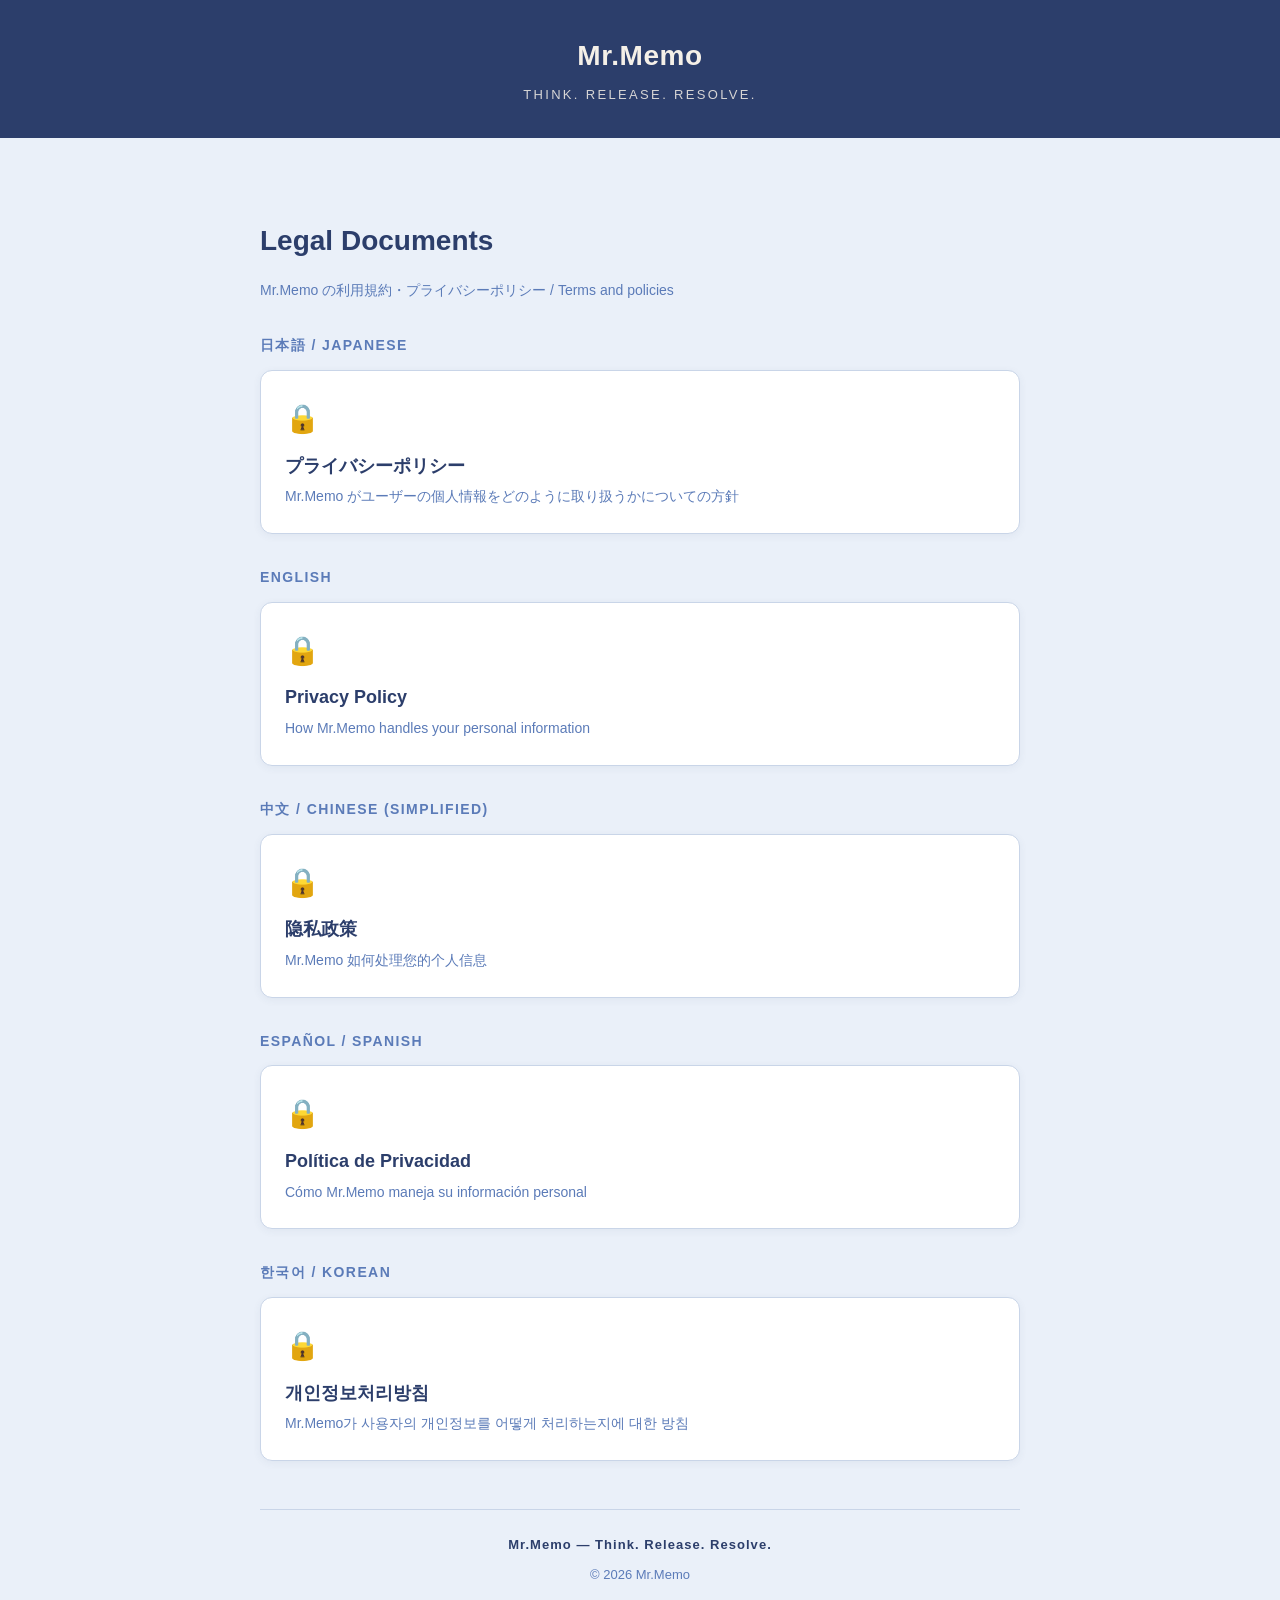
<file: index.html>
<!DOCTYPE html>
<html lang="ja">
<head>
  <meta charset="UTF-8">
  <meta name="viewport" content="width=device-width, initial-scale=1.0">
  <meta name="description" content="Mr.Memo - Privacy Policy and Legal Documents">
  <title>Mr.Memo - Legal Documents</title>
  <link rel="stylesheet" href="styles.css">
  <style>
    .doc-card {
      display: block;
      background-color: #FFFFFF;
      border: 1px solid #C9D5E8;
      border-radius: 12px;
      padding: 24px;
      margin-bottom: 16px;
      text-decoration: none;
      color: #2C3E6B;
      transition: transform 0.15s ease, box-shadow 0.15s ease;
      box-shadow: 0 2px 8px rgba(44, 62, 107, 0.06);
    }

    .doc-card:hover {
      transform: translateY(-2px);
      box-shadow: 0 4px 16px rgba(44, 62, 107, 0.12);
    }

    .doc-card .doc-icon {
      font-size: 28px;
      margin-bottom: 8px;
    }

    .doc-card .doc-title {
      font-size: 18px;
      font-weight: 700;
      margin-bottom: 4px;
    }

    .doc-card .doc-desc {
      font-size: 14px;
      color: #5B7BB8;
      margin: 0;
    }

    .lang-section {
      margin-top: 32px;
    }

    .lang-section h3 {
      font-size: 14px;
      font-weight: 600;
      color: #5B7BB8;
      text-transform: uppercase;
      letter-spacing: 0.1em;
      margin-bottom: 12px;
    }

    @media (prefers-color-scheme: dark) {
      .doc-card {
        background-color: #2C3E6B;
        border-color: #3D5288;
        color: #EAF0F9;
      }

      .doc-card .doc-desc {
        color: #8FA3C4;
      }

      .lang-section h3 {
        color: #8FA3C4;
      }
    }
  </style>
</head>
<body>
  <header>
    <h1 class="app-name">Mr.Memo</h1>
    <p class="tagline">Think. Release. Resolve.</p>
  </header>

  <div class="container">
    <h2 class="page-title">Legal Documents</h2>
    <p class="last-updated">Mr.Memo の利用規約・プライバシーポリシー / Terms and policies</p>

    <div class="lang-section">
      <h3>日本語 / Japanese</h3>
      <a href="privacy/ja.html" class="doc-card">
        <div class="doc-icon">🔒</div>
        <div class="doc-title">プライバシーポリシー</div>
        <p class="doc-desc">Mr.Memo がユーザーの個人情報をどのように取り扱うかについての方針</p>
      </a>
    </div>

    <div class="lang-section">
      <h3>English</h3>
      <a href="privacy/en.html" class="doc-card">
        <div class="doc-icon">🔒</div>
        <div class="doc-title">Privacy Policy</div>
        <p class="doc-desc">How Mr.Memo handles your personal information</p>
      </a>
    </div>

    <div class="lang-section">
      <h3>中文 / Chinese (Simplified)</h3>
      <a href="privacy/zh.html" class="doc-card">
        <div class="doc-icon">🔒</div>
        <div class="doc-title">隐私政策</div>
        <p class="doc-desc">Mr.Memo 如何处理您的个人信息</p>
      </a>
    </div>

    <div class="lang-section">
      <h3>Español / Spanish</h3>
      <a href="privacy/es.html" class="doc-card">
        <div class="doc-icon">🔒</div>
        <div class="doc-title">Política de Privacidad</div>
        <p class="doc-desc">Cómo Mr.Memo maneja su información personal</p>
      </a>
    </div>

    <div class="lang-section">
      <h3>한국어 / Korean</h3>
      <a href="privacy/ko.html" class="doc-card">
        <div class="doc-icon">🔒</div>
        <div class="doc-title">개인정보처리방침</div>
        <p class="doc-desc">Mr.Memo가 사용자의 개인정보를 어떻게 처리하는지에 대한 방침</p>
      </a>
    </div>

    <footer>
      <div class="signature">Mr.Memo &mdash; Think. Release. Resolve.</div>
      <div>&copy; 2026 Mr.Memo</div>
    </footer>
  </div>
</body>
</html>
</file>
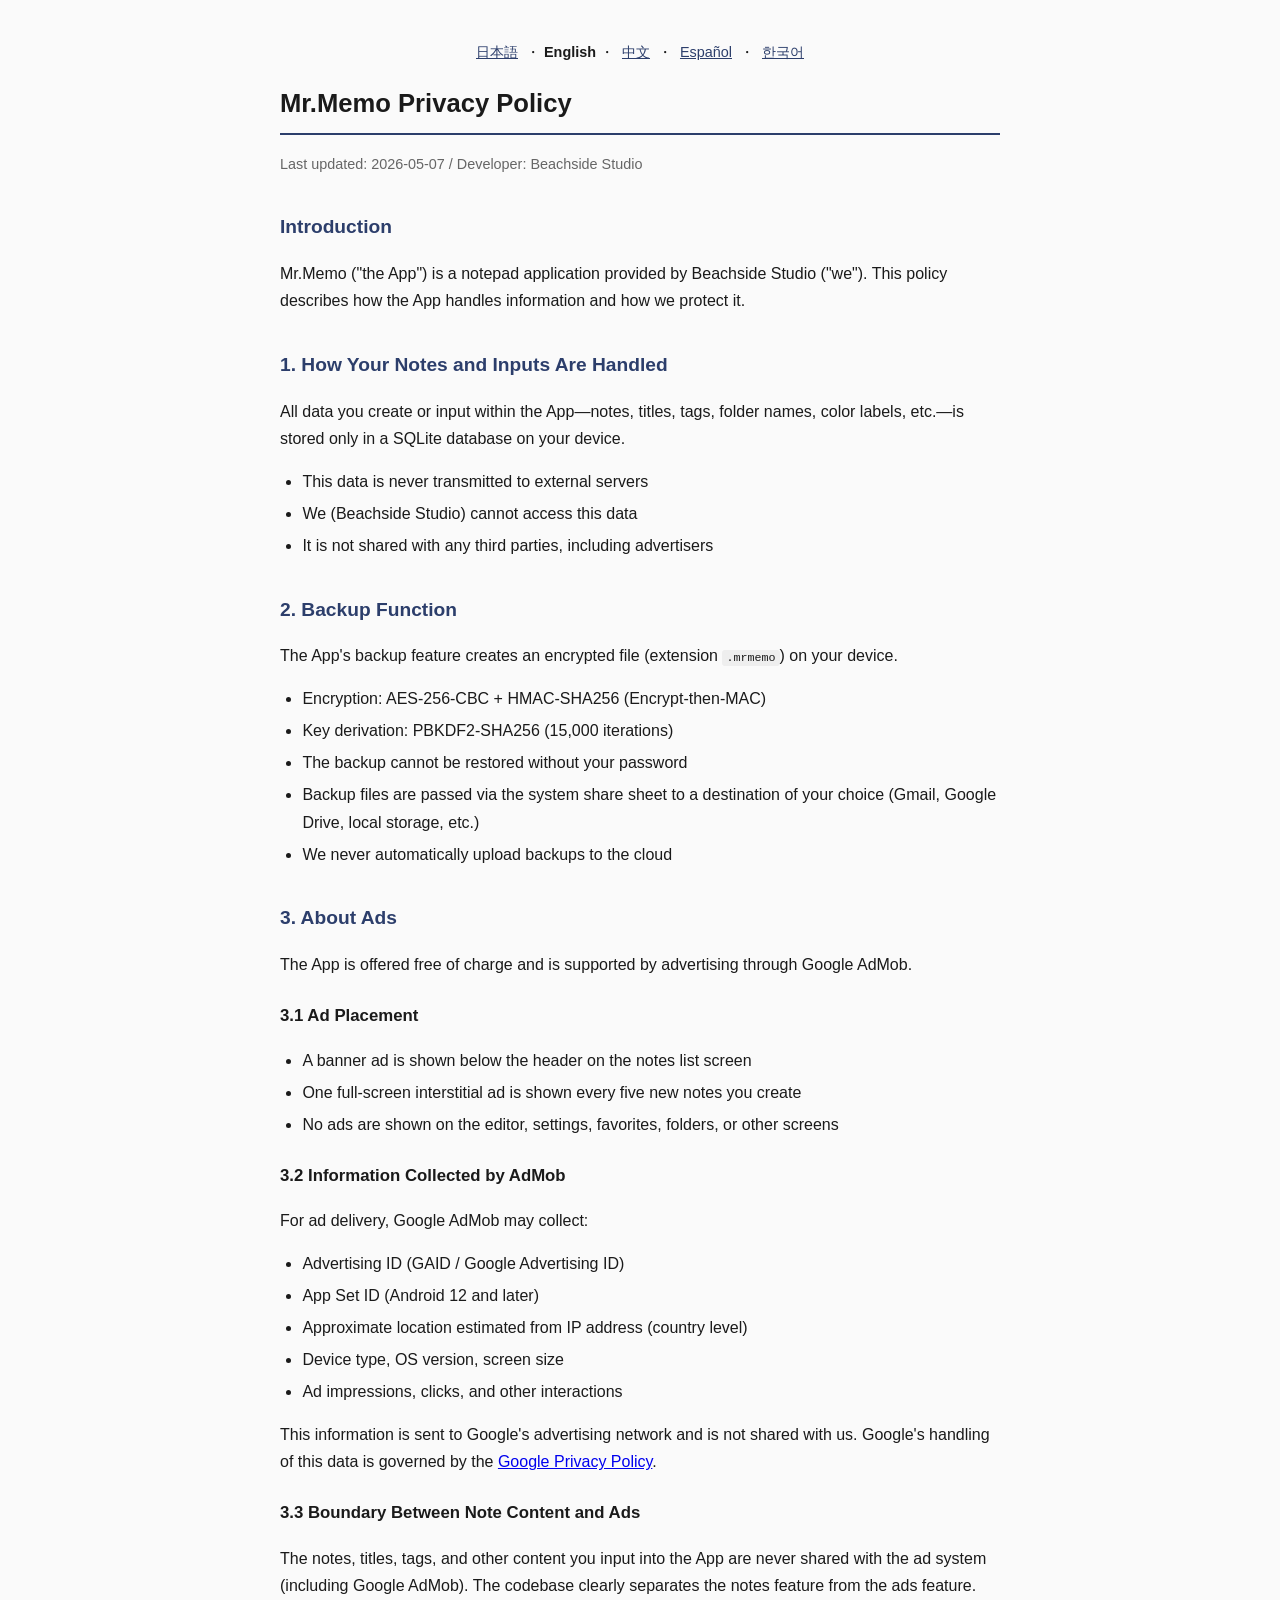
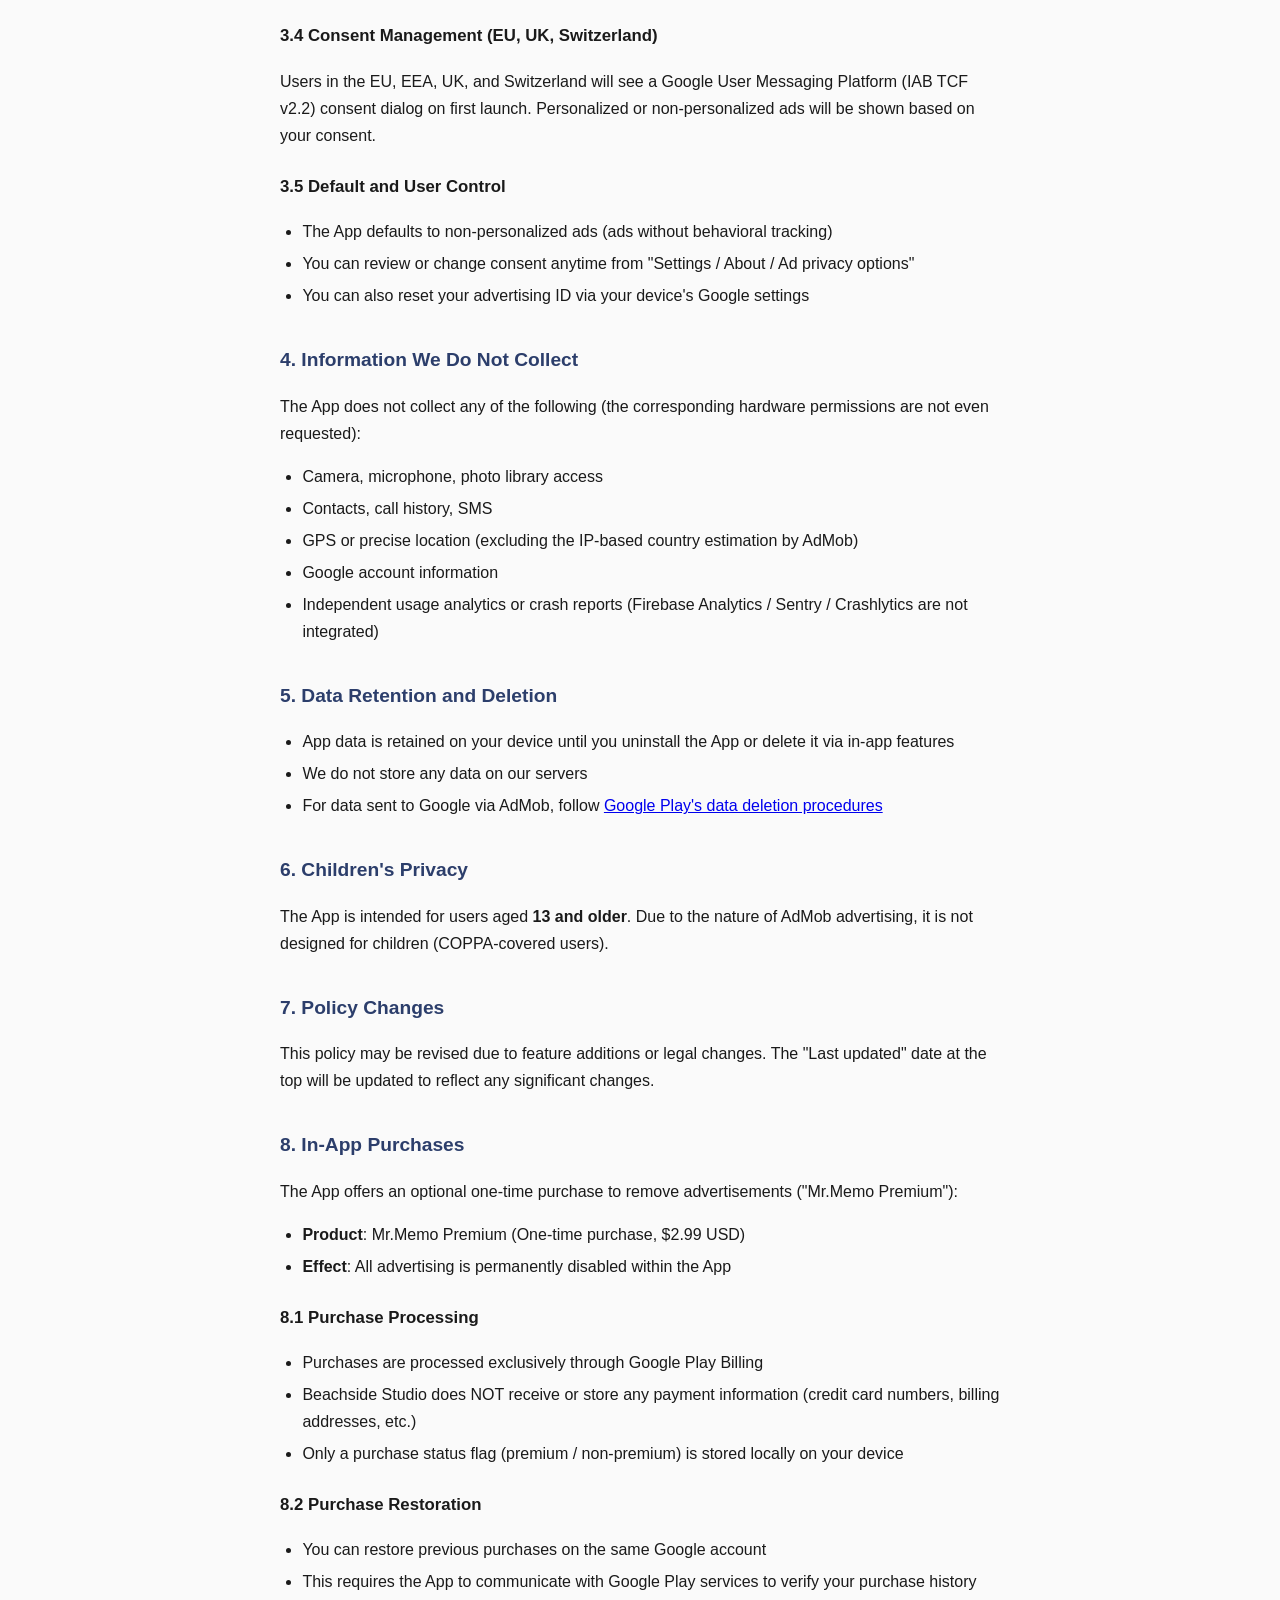
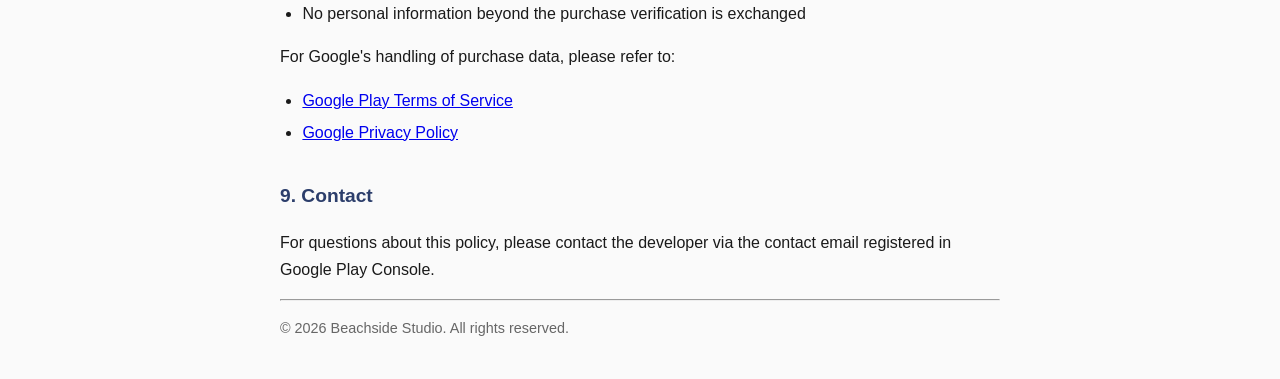
<file: privacy/en.html>
<!DOCTYPE html>
<html lang="en">
<head>
<meta charset="UTF-8" />
<meta name="viewport" content="width=device-width, initial-scale=1.0" />
<title>Mr.Memo Privacy Policy</title>
<style>
  body { font-family: -apple-system, BlinkMacSystemFont, "Helvetica Neue", Arial, sans-serif; max-width: 720px; margin: 0 auto; padding: 24px 16px; line-height: 1.7; color: #1a1a1a; background: #fafafa; }
  h1 { font-size: 1.6em; border-bottom: 2px solid #2C3E6B; padding-bottom: 8px; }
  h2 { font-size: 1.2em; margin-top: 1.8em; color: #2C3E6B; }
  h3 { font-size: 1.05em; margin-top: 1.4em; }
  ul { padding-left: 1.4em; }
  li { margin: 0.3em 0; }
  .meta { color: #666; font-size: 0.9em; }
  .lang-switch { text-align: center; margin: 16px 0; font-size: 0.9em; }
  .lang-switch a { margin: 0 4px; color: #2C3E6B; }
  code { background: #eee; padding: 1px 4px; border-radius: 3px; font-size: 0.9em; }
</style>
</head>
<body>
<div class="lang-switch">
  <a href="ja.html">日本語</a> ・
  <strong>English</strong> ・
  <a href="zh.html">中文</a> ・
  <a href="es.html">Español</a> ・
  <a href="ko.html">한국어</a>
</div>

<h1>Mr.Memo Privacy Policy</h1>
<p class="meta">Last updated: 2026-05-07 / Developer: Beachside Studio</p>

<h2>Introduction</h2>
<p>
  Mr.Memo ("the App") is a notepad application provided by Beachside Studio ("we"). This policy describes
  how the App handles information and how we protect it.
</p>

<h2>1. How Your Notes and Inputs Are Handled</h2>
<p>
  All data you create or input within the App—notes, titles, tags, folder names, color labels, etc.—is
  stored only in a SQLite database on your device.
</p>
<ul>
  <li>This data is never transmitted to external servers</li>
  <li>We (Beachside Studio) cannot access this data</li>
  <li>It is not shared with any third parties, including advertisers</li>
</ul>

<h2>2. Backup Function</h2>
<p>
  The App's backup feature creates an encrypted file (extension <code>.mrmemo</code>) on your device.
</p>
<ul>
  <li>Encryption: AES-256-CBC + HMAC-SHA256 (Encrypt-then-MAC)</li>
  <li>Key derivation: PBKDF2-SHA256 (15,000 iterations)</li>
  <li>The backup cannot be restored without your password</li>
  <li>Backup files are passed via the system share sheet to a destination of your choice (Gmail, Google Drive, local storage, etc.)</li>
  <li>We never automatically upload backups to the cloud</li>
</ul>

<h2>3. About Ads</h2>
<p>
  The App is offered free of charge and is supported by advertising through Google AdMob.
</p>

<h3>3.1 Ad Placement</h3>
<ul>
  <li>A banner ad is shown below the header on the notes list screen</li>
  <li>One full-screen interstitial ad is shown every five new notes you create</li>
  <li>No ads are shown on the editor, settings, favorites, folders, or other screens</li>
</ul>

<h3>3.2 Information Collected by AdMob</h3>
<p>
  For ad delivery, Google AdMob may collect:
</p>
<ul>
  <li>Advertising ID (GAID / Google Advertising ID)</li>
  <li>App Set ID (Android 12 and later)</li>
  <li>Approximate location estimated from IP address (country level)</li>
  <li>Device type, OS version, screen size</li>
  <li>Ad impressions, clicks, and other interactions</li>
</ul>
<p>
  This information is sent to Google's advertising network and is not shared with us. Google's
  handling of this data is governed by the <a href="https://policies.google.com/privacy" target="_blank" rel="noopener">Google Privacy Policy</a>.
</p>

<h3>3.3 Boundary Between Note Content and Ads</h3>
<p>
  The notes, titles, tags, and other content you input into the App are never shared with the ad
  system (including Google AdMob). The codebase clearly separates the notes feature from the ads
  feature.
</p>

<h3>3.4 Consent Management (EU, UK, Switzerland)</h3>
<p>
  Users in the EU, EEA, UK, and Switzerland will see a Google User Messaging Platform (IAB TCF v2.2)
  consent dialog on first launch. Personalized or non-personalized ads will be shown based on your
  consent.
</p>

<h3>3.5 Default and User Control</h3>
<ul>
  <li>The App defaults to non-personalized ads (ads without behavioral tracking)</li>
  <li>You can review or change consent anytime from "Settings / About / Ad privacy options"</li>
  <li>You can also reset your advertising ID via your device's Google settings</li>
</ul>

<h2>4. Information We Do Not Collect</h2>
<p>
  The App does not collect any of the following (the corresponding hardware permissions are not even requested):
</p>
<ul>
  <li>Camera, microphone, photo library access</li>
  <li>Contacts, call history, SMS</li>
  <li>GPS or precise location (excluding the IP-based country estimation by AdMob)</li>
  <li>Google account information</li>
  <li>Independent usage analytics or crash reports (Firebase Analytics / Sentry / Crashlytics are not integrated)</li>
</ul>

<h2>5. Data Retention and Deletion</h2>
<ul>
  <li>App data is retained on your device until you uninstall the App or delete it via in-app features</li>
  <li>We do not store any data on our servers</li>
  <li>For data sent to Google via AdMob, follow <a href="https://support.google.com/googleplay/android-developer/answer/10787469" target="_blank" rel="noopener">Google Play's data deletion procedures</a></li>
</ul>

<h2>6. Children's Privacy</h2>
<p>
  The App is intended for users aged <strong>13 and older</strong>. Due to the nature of AdMob
  advertising, it is not designed for children (COPPA-covered users).
</p>

<h2>7. Policy Changes</h2>
<p>
  This policy may be revised due to feature additions or legal changes. The "Last updated" date at
  the top will be updated to reflect any significant changes.
</p>

<h2>8. In-App Purchases</h2>
<p>
  The App offers an optional one-time purchase to remove advertisements ("Mr.Memo Premium"):
</p>
<ul>
  <li><strong>Product</strong>: Mr.Memo Premium (One-time purchase, $2.99 USD)</li>
  <li><strong>Effect</strong>: All advertising is permanently disabled within the App</li>
</ul>

<h3>8.1 Purchase Processing</h3>
<ul>
  <li>Purchases are processed exclusively through Google Play Billing</li>
  <li>Beachside Studio does NOT receive or store any payment information (credit card numbers, billing addresses, etc.)</li>
  <li>Only a purchase status flag (premium / non-premium) is stored locally on your device</li>
</ul>

<h3>8.2 Purchase Restoration</h3>
<ul>
  <li>You can restore previous purchases on the same Google account</li>
  <li>This requires the App to communicate with Google Play services to verify your purchase history</li>
  <li>No personal information beyond the purchase verification is exchanged</li>
</ul>

<p>
  For Google's handling of purchase data, please refer to:
</p>
<ul>
  <li><a href="https://play.google.com/intl/en/about/play-terms/" target="_blank" rel="noopener">Google Play Terms of Service</a></li>
  <li><a href="https://policies.google.com/privacy" target="_blank" rel="noopener">Google Privacy Policy</a></li>
</ul>

<h2>9. Contact</h2>
<p>
  For questions about this policy, please contact the developer via the contact email registered in
  Google Play Console.
</p>

<hr />
<p class="meta">© 2026 Beachside Studio. All rights reserved.</p>
</body>
</html>
</file>
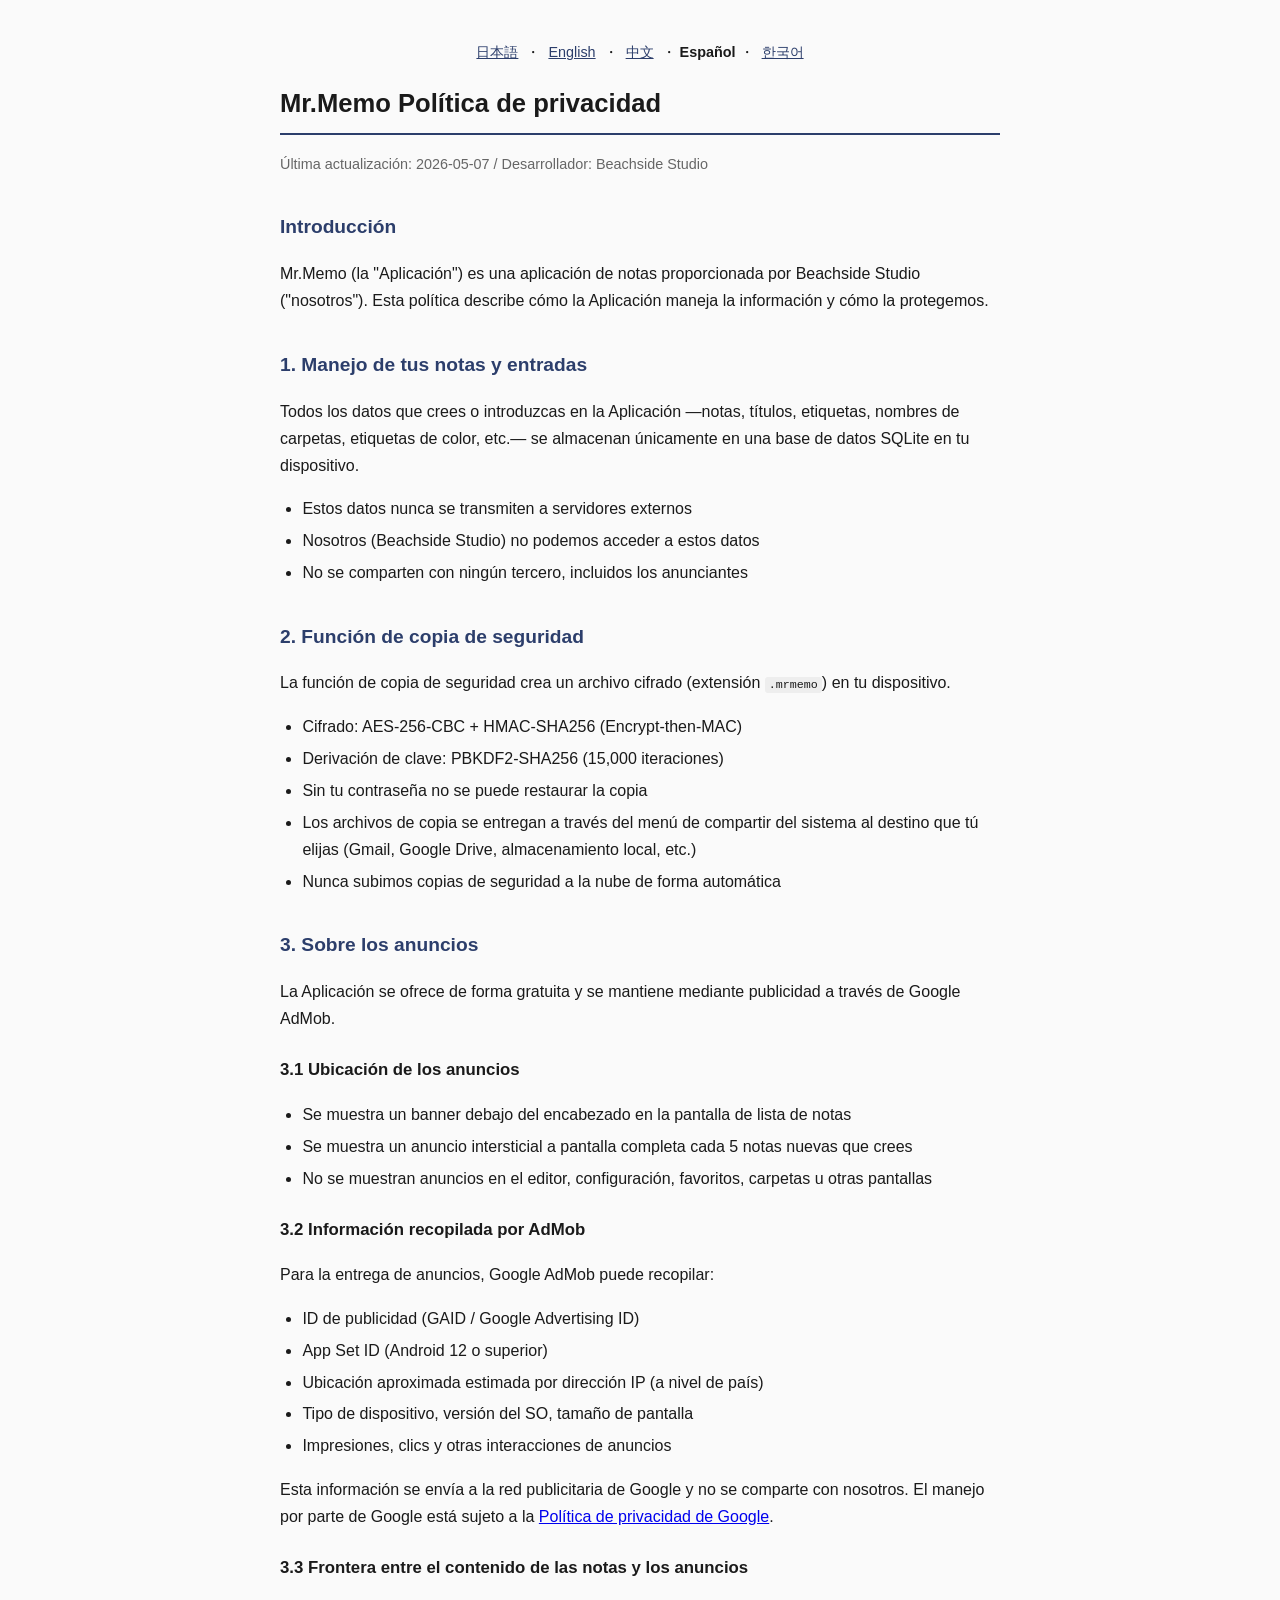
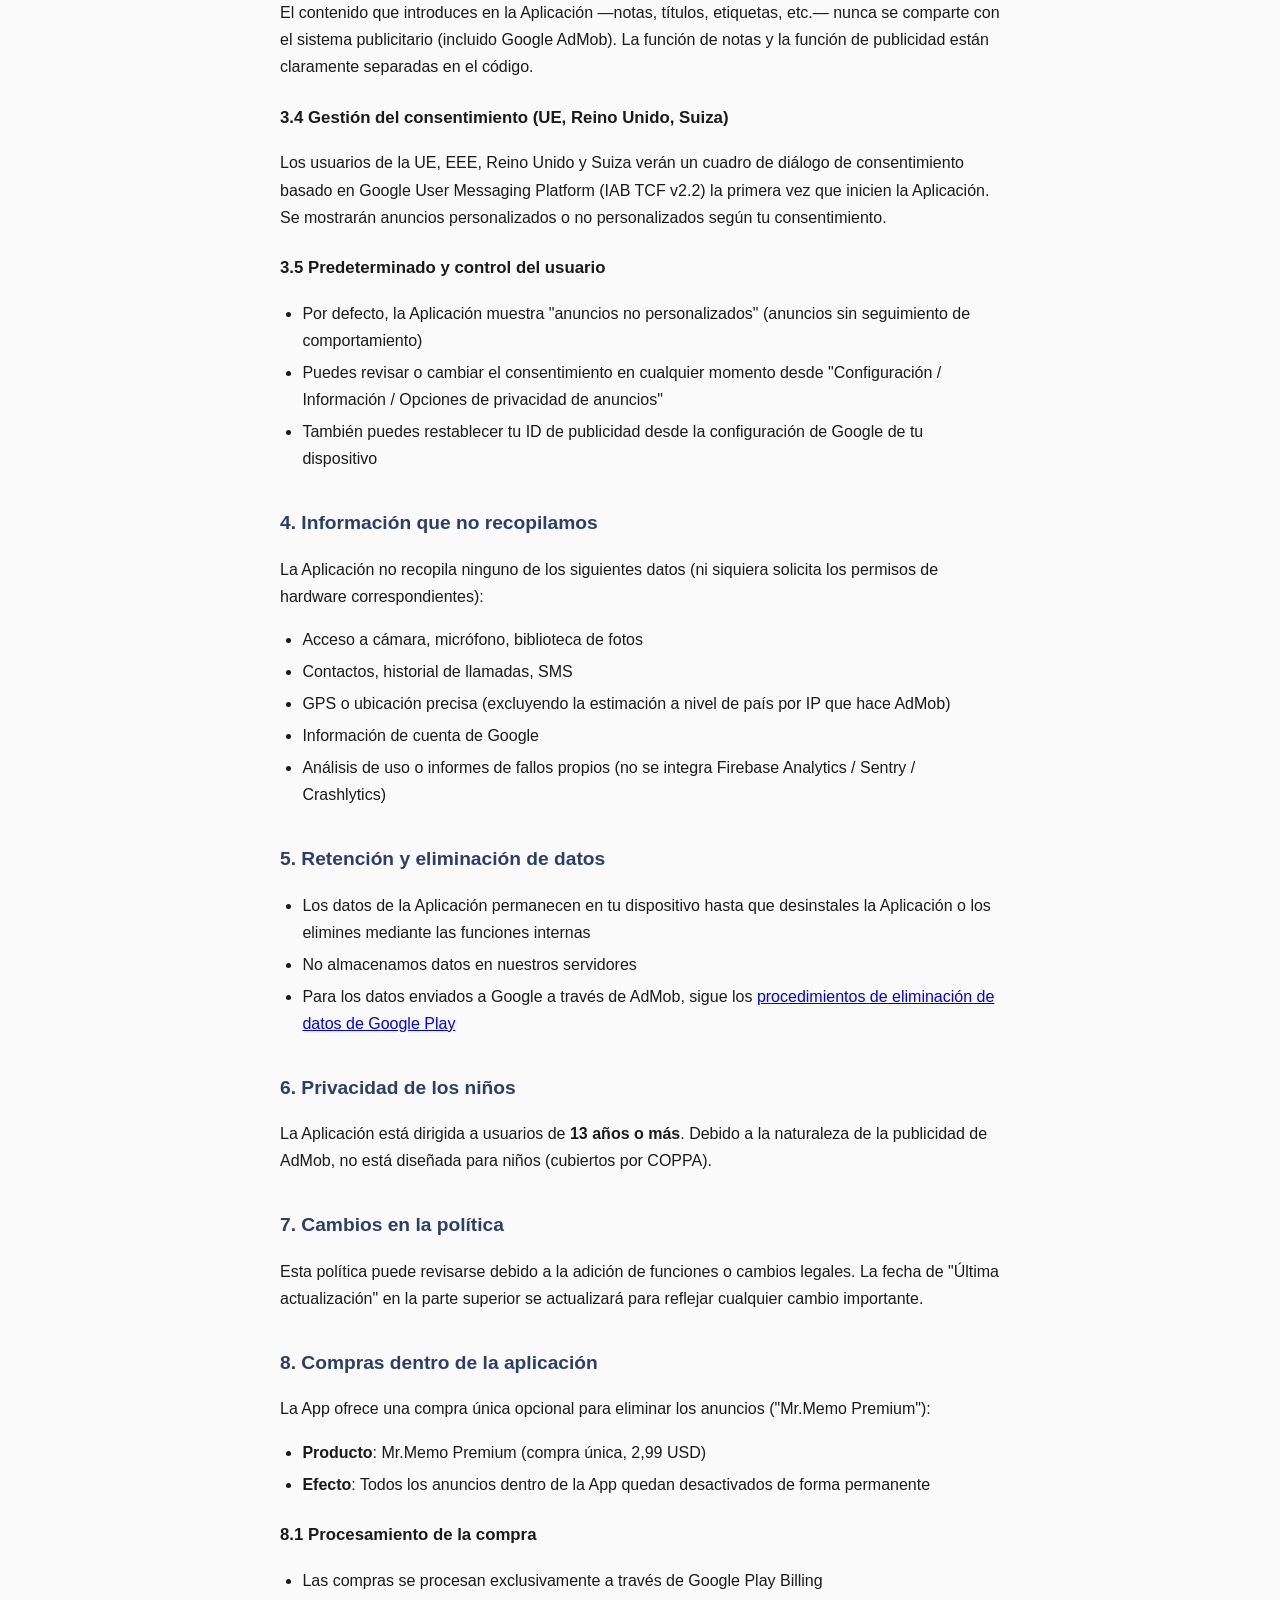
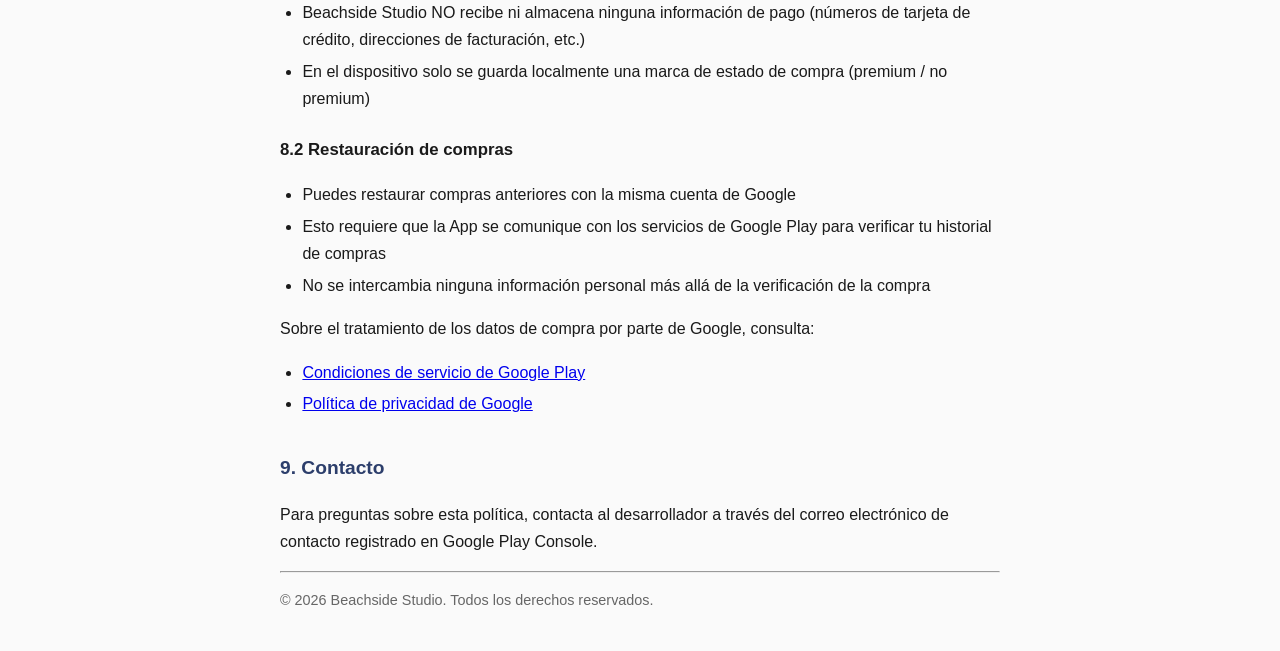
<file: privacy/es.html>
<!DOCTYPE html>
<html lang="es">
<head>
<meta charset="UTF-8" />
<meta name="viewport" content="width=device-width, initial-scale=1.0" />
<title>Mr.Memo Política de privacidad</title>
<style>
  body { font-family: -apple-system, BlinkMacSystemFont, "Helvetica Neue", Arial, sans-serif; max-width: 720px; margin: 0 auto; padding: 24px 16px; line-height: 1.7; color: #1a1a1a; background: #fafafa; }
  h1 { font-size: 1.6em; border-bottom: 2px solid #2C3E6B; padding-bottom: 8px; }
  h2 { font-size: 1.2em; margin-top: 1.8em; color: #2C3E6B; }
  h3 { font-size: 1.05em; margin-top: 1.4em; }
  ul { padding-left: 1.4em; }
  li { margin: 0.3em 0; }
  .meta { color: #666; font-size: 0.9em; }
  .lang-switch { text-align: center; margin: 16px 0; font-size: 0.9em; }
  .lang-switch a { margin: 0 4px; color: #2C3E6B; }
  code { background: #eee; padding: 1px 4px; border-radius: 3px; font-size: 0.9em; }
</style>
</head>
<body>
<div class="lang-switch">
  <a href="ja.html">日本語</a> ・
  <a href="en.html">English</a> ・
  <a href="zh.html">中文</a> ・
  <strong>Español</strong> ・
  <a href="ko.html">한국어</a>
</div>

<h1>Mr.Memo Política de privacidad</h1>
<p class="meta">Última actualización: 2026-05-07 / Desarrollador: Beachside Studio</p>

<h2>Introducción</h2>
<p>
  Mr.Memo (la "Aplicación") es una aplicación de notas proporcionada por Beachside Studio
  ("nosotros"). Esta política describe cómo la Aplicación maneja la información y cómo la protegemos.
</p>

<h2>1. Manejo de tus notas y entradas</h2>
<p>
  Todos los datos que crees o introduzcas en la Aplicación —notas, títulos, etiquetas, nombres de
  carpetas, etiquetas de color, etc.— se almacenan únicamente en una base de datos SQLite en tu
  dispositivo.
</p>
<ul>
  <li>Estos datos nunca se transmiten a servidores externos</li>
  <li>Nosotros (Beachside Studio) no podemos acceder a estos datos</li>
  <li>No se comparten con ningún tercero, incluidos los anunciantes</li>
</ul>

<h2>2. Función de copia de seguridad</h2>
<p>
  La función de copia de seguridad crea un archivo cifrado (extensión <code>.mrmemo</code>) en tu dispositivo.
</p>
<ul>
  <li>Cifrado: AES-256-CBC + HMAC-SHA256 (Encrypt-then-MAC)</li>
  <li>Derivación de clave: PBKDF2-SHA256 (15,000 iteraciones)</li>
  <li>Sin tu contraseña no se puede restaurar la copia</li>
  <li>Los archivos de copia se entregan a través del menú de compartir del sistema al destino que tú elijas (Gmail, Google Drive, almacenamiento local, etc.)</li>
  <li>Nunca subimos copias de seguridad a la nube de forma automática</li>
</ul>

<h2>3. Sobre los anuncios</h2>
<p>
  La Aplicación se ofrece de forma gratuita y se mantiene mediante publicidad a través de Google AdMob.
</p>

<h3>3.1 Ubicación de los anuncios</h3>
<ul>
  <li>Se muestra un banner debajo del encabezado en la pantalla de lista de notas</li>
  <li>Se muestra un anuncio intersticial a pantalla completa cada 5 notas nuevas que crees</li>
  <li>No se muestran anuncios en el editor, configuración, favoritos, carpetas u otras pantallas</li>
</ul>

<h3>3.2 Información recopilada por AdMob</h3>
<p>
  Para la entrega de anuncios, Google AdMob puede recopilar:
</p>
<ul>
  <li>ID de publicidad (GAID / Google Advertising ID)</li>
  <li>App Set ID (Android 12 o superior)</li>
  <li>Ubicación aproximada estimada por dirección IP (a nivel de país)</li>
  <li>Tipo de dispositivo, versión del SO, tamaño de pantalla</li>
  <li>Impresiones, clics y otras interacciones de anuncios</li>
</ul>
<p>
  Esta información se envía a la red publicitaria de Google y no se comparte con nosotros. El manejo
  por parte de Google está sujeto a la <a href="https://policies.google.com/privacy" target="_blank" rel="noopener">Política de privacidad de Google</a>.
</p>

<h3>3.3 Frontera entre el contenido de las notas y los anuncios</h3>
<p>
  El contenido que introduces en la Aplicación —notas, títulos, etiquetas, etc.— nunca se comparte
  con el sistema publicitario (incluido Google AdMob). La función de notas y la función de
  publicidad están claramente separadas en el código.
</p>

<h3>3.4 Gestión del consentimiento (UE, Reino Unido, Suiza)</h3>
<p>
  Los usuarios de la UE, EEE, Reino Unido y Suiza verán un cuadro de diálogo de consentimiento
  basado en Google User Messaging Platform (IAB TCF v2.2) la primera vez que inicien la Aplicación.
  Se mostrarán anuncios personalizados o no personalizados según tu consentimiento.
</p>

<h3>3.5 Predeterminado y control del usuario</h3>
<ul>
  <li>Por defecto, la Aplicación muestra "anuncios no personalizados" (anuncios sin seguimiento de comportamiento)</li>
  <li>Puedes revisar o cambiar el consentimiento en cualquier momento desde "Configuración / Información / Opciones de privacidad de anuncios"</li>
  <li>También puedes restablecer tu ID de publicidad desde la configuración de Google de tu dispositivo</li>
</ul>

<h2>4. Información que no recopilamos</h2>
<p>
  La Aplicación no recopila ninguno de los siguientes datos (ni siquiera solicita los permisos de hardware correspondientes):
</p>
<ul>
  <li>Acceso a cámara, micrófono, biblioteca de fotos</li>
  <li>Contactos, historial de llamadas, SMS</li>
  <li>GPS o ubicación precisa (excluyendo la estimación a nivel de país por IP que hace AdMob)</li>
  <li>Información de cuenta de Google</li>
  <li>Análisis de uso o informes de fallos propios (no se integra Firebase Analytics / Sentry / Crashlytics)</li>
</ul>

<h2>5. Retención y eliminación de datos</h2>
<ul>
  <li>Los datos de la Aplicación permanecen en tu dispositivo hasta que desinstales la Aplicación o los elimines mediante las funciones internas</li>
  <li>No almacenamos datos en nuestros servidores</li>
  <li>Para los datos enviados a Google a través de AdMob, sigue los <a href="https://support.google.com/googleplay/android-developer/answer/10787469" target="_blank" rel="noopener">procedimientos de eliminación de datos de Google Play</a></li>
</ul>

<h2>6. Privacidad de los niños</h2>
<p>
  La Aplicación está dirigida a usuarios de <strong>13 años o más</strong>. Debido a la naturaleza
  de la publicidad de AdMob, no está diseñada para niños (cubiertos por COPPA).
</p>

<h2>7. Cambios en la política</h2>
<p>
  Esta política puede revisarse debido a la adición de funciones o cambios legales. La fecha de
  "Última actualización" en la parte superior se actualizará para reflejar cualquier cambio importante.
</p>

<h2>8. Compras dentro de la aplicación</h2>
<p>
  La App ofrece una compra única opcional para eliminar los anuncios ("Mr.Memo Premium"):
</p>
<ul>
  <li><strong>Producto</strong>: Mr.Memo Premium (compra única, 2,99 USD)</li>
  <li><strong>Efecto</strong>: Todos los anuncios dentro de la App quedan desactivados de forma permanente</li>
</ul>

<h3>8.1 Procesamiento de la compra</h3>
<ul>
  <li>Las compras se procesan exclusivamente a través de Google Play Billing</li>
  <li>Beachside Studio NO recibe ni almacena ninguna información de pago (números de tarjeta de crédito, direcciones de facturación, etc.)</li>
  <li>En el dispositivo solo se guarda localmente una marca de estado de compra (premium / no premium)</li>
</ul>

<h3>8.2 Restauración de compras</h3>
<ul>
  <li>Puedes restaurar compras anteriores con la misma cuenta de Google</li>
  <li>Esto requiere que la App se comunique con los servicios de Google Play para verificar tu historial de compras</li>
  <li>No se intercambia ninguna información personal más allá de la verificación de la compra</li>
</ul>

<p>
  Sobre el tratamiento de los datos de compra por parte de Google, consulta:
</p>
<ul>
  <li><a href="https://play.google.com/intl/es/about/play-terms/" target="_blank" rel="noopener">Condiciones de servicio de Google Play</a></li>
  <li><a href="https://policies.google.com/privacy" target="_blank" rel="noopener">Política de privacidad de Google</a></li>
</ul>

<h2>9. Contacto</h2>
<p>
  Para preguntas sobre esta política, contacta al desarrollador a través del correo electrónico de
  contacto registrado en Google Play Console.
</p>

<hr />
<p class="meta">© 2026 Beachside Studio. Todos los derechos reservados.</p>
</body>
</html>
</file>
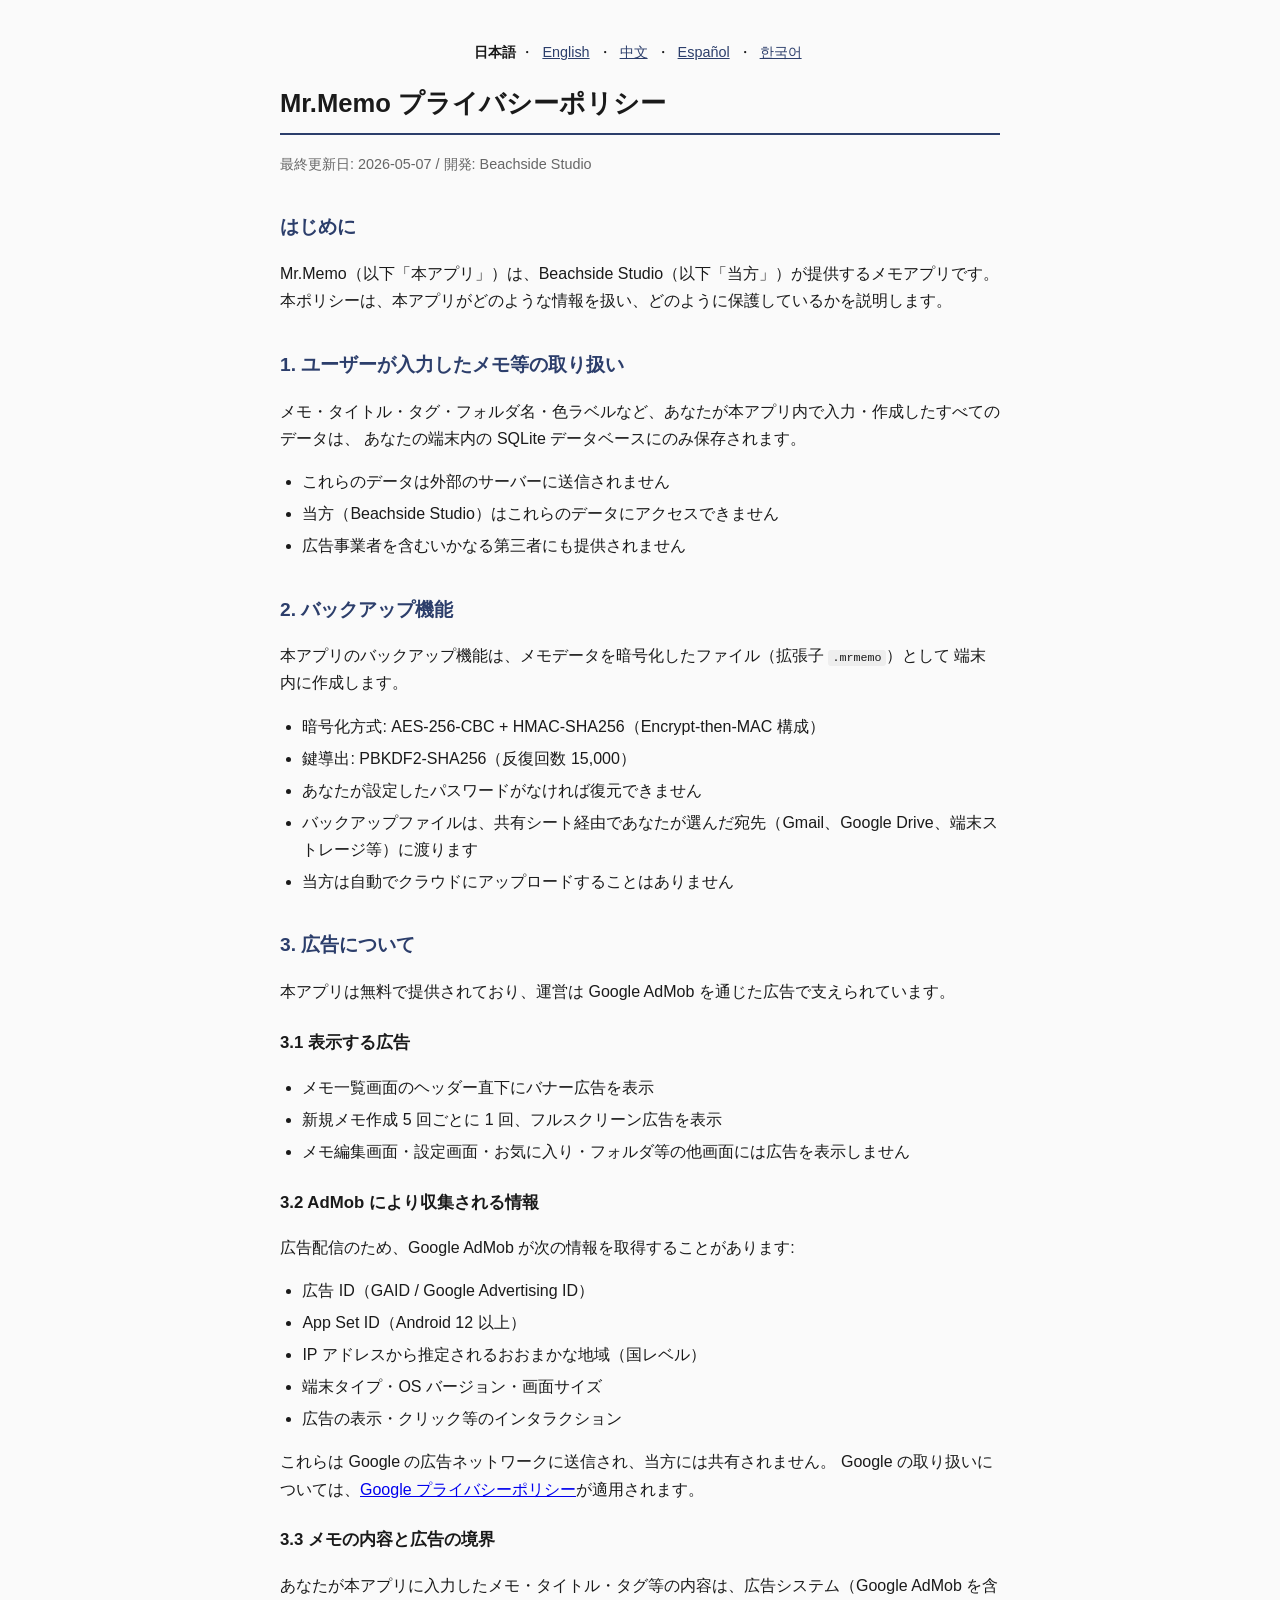
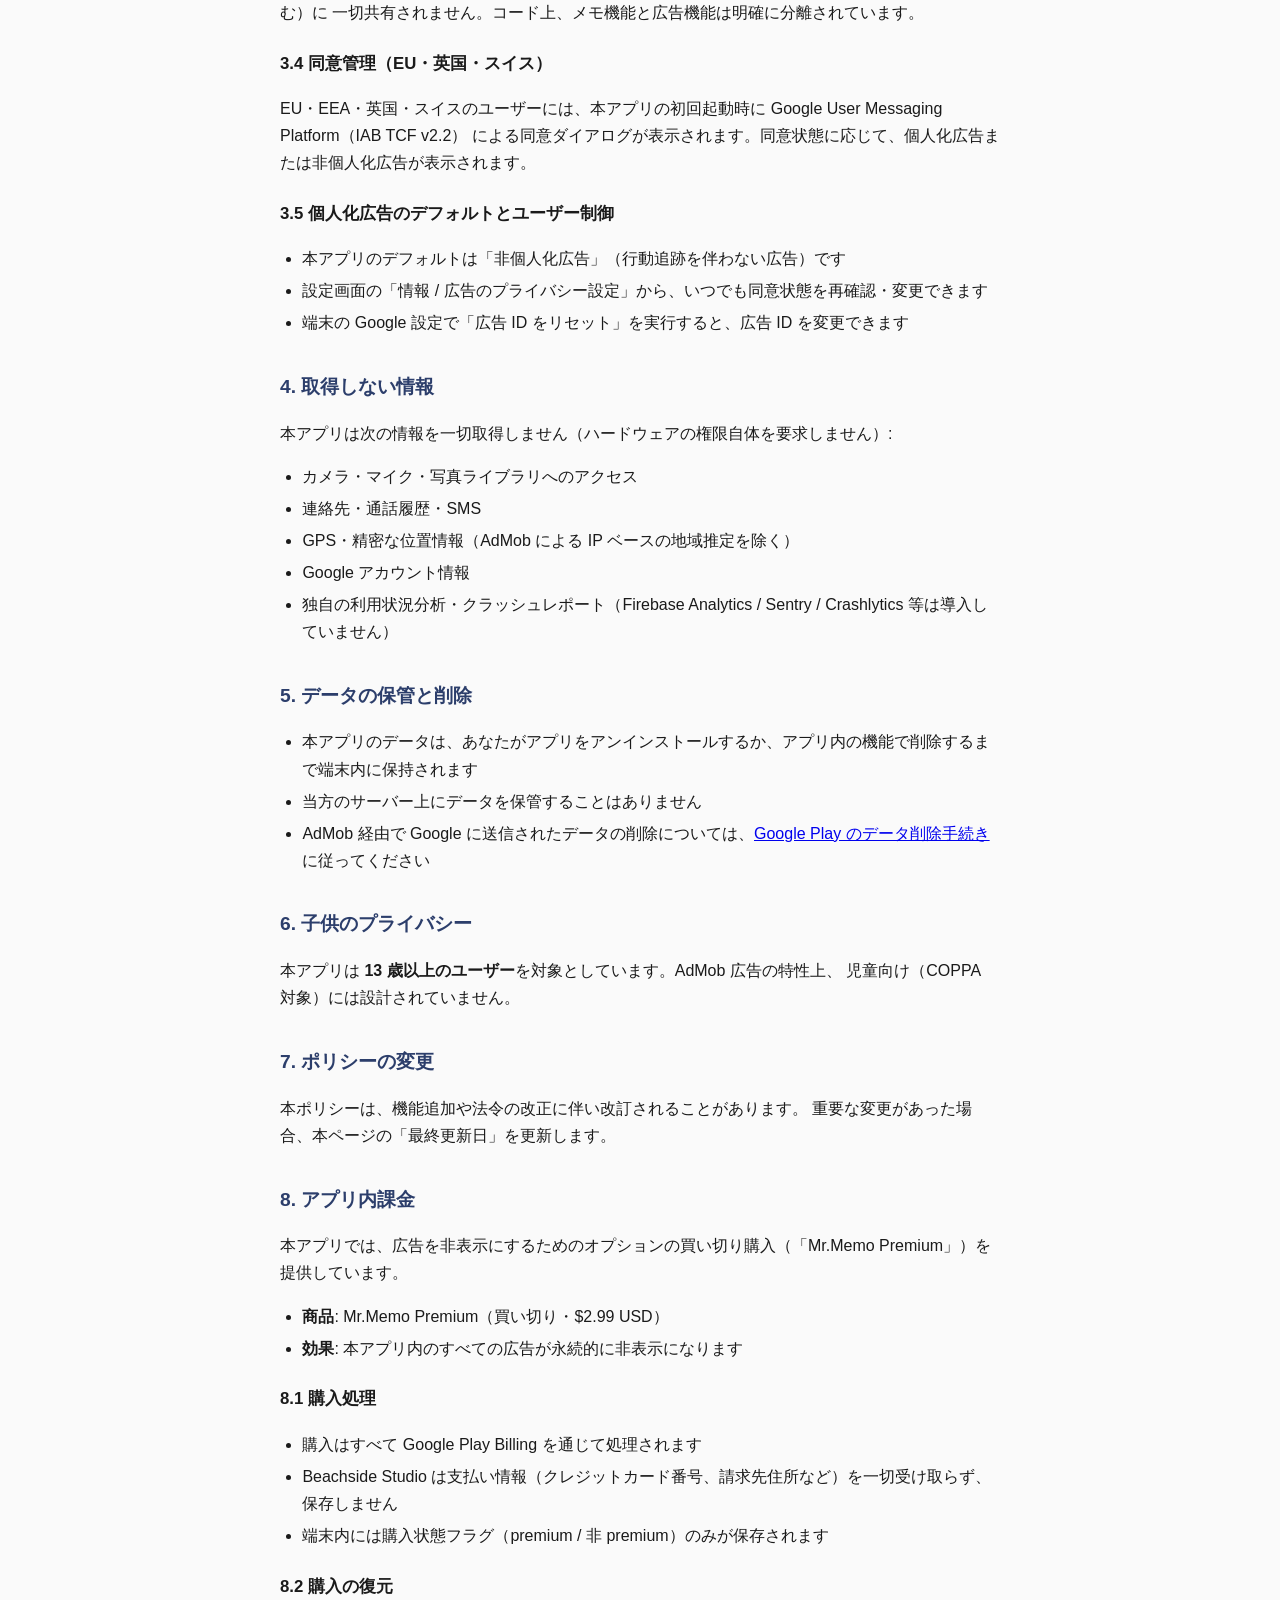
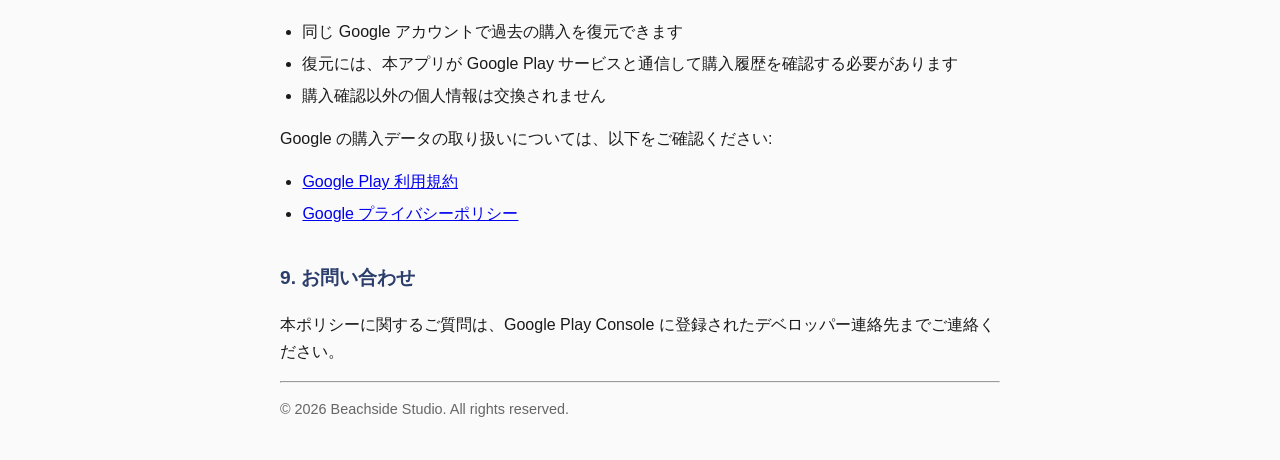
<file: privacy/ja.html>
<!DOCTYPE html>
<html lang="ja">
<head>
<meta charset="UTF-8" />
<meta name="viewport" content="width=device-width, initial-scale=1.0" />
<title>Mr.Memo プライバシーポリシー</title>
<style>
  body { font-family: -apple-system, BlinkMacSystemFont, "Helvetica Neue", "Hiragino Sans", "Yu Gothic UI", sans-serif; max-width: 720px; margin: 0 auto; padding: 24px 16px; line-height: 1.7; color: #1a1a1a; background: #fafafa; }
  h1 { font-size: 1.6em; border-bottom: 2px solid #2C3E6B; padding-bottom: 8px; }
  h2 { font-size: 1.2em; margin-top: 1.8em; color: #2C3E6B; }
  h3 { font-size: 1.05em; margin-top: 1.4em; }
  ul { padding-left: 1.4em; }
  li { margin: 0.3em 0; }
  .meta { color: #666; font-size: 0.9em; }
  .lang-switch { text-align: center; margin: 16px 0; font-size: 0.9em; }
  .lang-switch a { margin: 0 4px; color: #2C3E6B; }
  code { background: #eee; padding: 1px 4px; border-radius: 3px; font-size: 0.9em; }
</style>
</head>
<body>
<div class="lang-switch">
  <strong>日本語</strong> ・
  <a href="en.html">English</a> ・
  <a href="zh.html">中文</a> ・
  <a href="es.html">Español</a> ・
  <a href="ko.html">한국어</a>
</div>

<h1>Mr.Memo プライバシーポリシー</h1>
<p class="meta">最終更新日: 2026-05-07 / 開発: Beachside Studio</p>

<h2>はじめに</h2>
<p>
  Mr.Memo（以下「本アプリ」）は、Beachside Studio（以下「当方」）が提供するメモアプリです。
  本ポリシーは、本アプリがどのような情報を扱い、どのように保護しているかを説明します。
</p>

<h2>1. ユーザーが入力したメモ等の取り扱い</h2>
<p>
  メモ・タイトル・タグ・フォルダ名・色ラベルなど、あなたが本アプリ内で入力・作成したすべてのデータは、
  あなたの端末内の SQLite データベースにのみ保存されます。
</p>
<ul>
  <li>これらのデータは外部のサーバーに送信されません</li>
  <li>当方（Beachside Studio）はこれらのデータにアクセスできません</li>
  <li>広告事業者を含むいかなる第三者にも提供されません</li>
</ul>

<h2>2. バックアップ機能</h2>
<p>
  本アプリのバックアップ機能は、メモデータを暗号化したファイル（拡張子 <code>.mrmemo</code>）として
  端末内に作成します。
</p>
<ul>
  <li>暗号化方式: AES-256-CBC + HMAC-SHA256（Encrypt-then-MAC 構成）</li>
  <li>鍵導出: PBKDF2-SHA256（反復回数 15,000）</li>
  <li>あなたが設定したパスワードがなければ復元できません</li>
  <li>バックアップファイルは、共有シート経由であなたが選んだ宛先（Gmail、Google Drive、端末ストレージ等）に渡ります</li>
  <li>当方は自動でクラウドにアップロードすることはありません</li>
</ul>

<h2>3. 広告について</h2>
<p>
  本アプリは無料で提供されており、運営は Google AdMob を通じた広告で支えられています。
</p>

<h3>3.1 表示する広告</h3>
<ul>
  <li>メモ一覧画面のヘッダー直下にバナー広告を表示</li>
  <li>新規メモ作成 5 回ごとに 1 回、フルスクリーン広告を表示</li>
  <li>メモ編集画面・設定画面・お気に入り・フォルダ等の他画面には広告を表示しません</li>
</ul>

<h3>3.2 AdMob により収集される情報</h3>
<p>
  広告配信のため、Google AdMob が次の情報を取得することがあります:
</p>
<ul>
  <li>広告 ID（GAID / Google Advertising ID）</li>
  <li>App Set ID（Android 12 以上）</li>
  <li>IP アドレスから推定されるおおまかな地域（国レベル）</li>
  <li>端末タイプ・OS バージョン・画面サイズ</li>
  <li>広告の表示・クリック等のインタラクション</li>
</ul>
<p>
  これらは Google の広告ネットワークに送信され、当方には共有されません。
  Google の取り扱いについては、<a href="https://policies.google.com/privacy" target="_blank" rel="noopener">Google プライバシーポリシー</a>が適用されます。
</p>

<h3>3.3 メモの内容と広告の境界</h3>
<p>
  あなたが本アプリに入力したメモ・タイトル・タグ等の内容は、広告システム（Google AdMob を含む）に
  一切共有されません。コード上、メモ機能と広告機能は明確に分離されています。
</p>

<h3>3.4 同意管理（EU・英国・スイス）</h3>
<p>
  EU・EEA・英国・スイスのユーザーには、本アプリの初回起動時に Google User Messaging Platform（IAB TCF v2.2）
  による同意ダイアログが表示されます。同意状態に応じて、個人化広告または非個人化広告が表示されます。
</p>

<h3>3.5 個人化広告のデフォルトとユーザー制御</h3>
<ul>
  <li>本アプリのデフォルトは「非個人化広告」（行動追跡を伴わない広告）です</li>
  <li>設定画面の「情報 / 広告のプライバシー設定」から、いつでも同意状態を再確認・変更できます</li>
  <li>端末の Google 設定で「広告 ID をリセット」を実行すると、広告 ID を変更できます</li>
</ul>

<h2>4. 取得しない情報</h2>
<p>
  本アプリは次の情報を一切取得しません（ハードウェアの権限自体を要求しません）:
</p>
<ul>
  <li>カメラ・マイク・写真ライブラリへのアクセス</li>
  <li>連絡先・通話履歴・SMS</li>
  <li>GPS・精密な位置情報（AdMob による IP ベースの地域推定を除く）</li>
  <li>Google アカウント情報</li>
  <li>独自の利用状況分析・クラッシュレポート（Firebase Analytics / Sentry / Crashlytics 等は導入していません）</li>
</ul>

<h2>5. データの保管と削除</h2>
<ul>
  <li>本アプリのデータは、あなたがアプリをアンインストールするか、アプリ内の機能で削除するまで端末内に保持されます</li>
  <li>当方のサーバー上にデータを保管することはありません</li>
  <li>AdMob 経由で Google に送信されたデータの削除については、<a href="https://support.google.com/googleplay/android-developer/answer/10787469" target="_blank" rel="noopener">Google Play のデータ削除手続き</a>に従ってください</li>
</ul>

<h2>6. 子供のプライバシー</h2>
<p>
  本アプリは <strong>13 歳以上のユーザー</strong>を対象としています。AdMob 広告の特性上、
  児童向け（COPPA 対象）には設計されていません。
</p>

<h2>7. ポリシーの変更</h2>
<p>
  本ポリシーは、機能追加や法令の改正に伴い改訂されることがあります。
  重要な変更があった場合、本ページの「最終更新日」を更新します。
</p>

<h2>8. アプリ内課金</h2>
<p>
  本アプリでは、広告を非表示にするためのオプションの買い切り購入（「Mr.Memo Premium」）を提供しています。
</p>
<ul>
  <li><strong>商品</strong>: Mr.Memo Premium（買い切り・$2.99 USD）</li>
  <li><strong>効果</strong>: 本アプリ内のすべての広告が永続的に非表示になります</li>
</ul>

<h3>8.1 購入処理</h3>
<ul>
  <li>購入はすべて Google Play Billing を通じて処理されます</li>
  <li>Beachside Studio は支払い情報（クレジットカード番号、請求先住所など）を一切受け取らず、保存しません</li>
  <li>端末内には購入状態フラグ（premium / 非 premium）のみが保存されます</li>
</ul>

<h3>8.2 購入の復元</h3>
<ul>
  <li>同じ Google アカウントで過去の購入を復元できます</li>
  <li>復元には、本アプリが Google Play サービスと通信して購入履歴を確認する必要があります</li>
  <li>購入確認以外の個人情報は交換されません</li>
</ul>

<p>
  Google の購入データの取り扱いについては、以下をご確認ください:
</p>
<ul>
  <li><a href="https://play.google.com/intl/ja/about/play-terms/" target="_blank" rel="noopener">Google Play 利用規約</a></li>
  <li><a href="https://policies.google.com/privacy" target="_blank" rel="noopener">Google プライバシーポリシー</a></li>
</ul>

<h2>9. お問い合わせ</h2>
<p>
  本ポリシーに関するご質問は、Google Play Console に登録されたデベロッパー連絡先までご連絡ください。
</p>

<hr />
<p class="meta">© 2026 Beachside Studio. All rights reserved.</p>
</body>
</html>
</file>
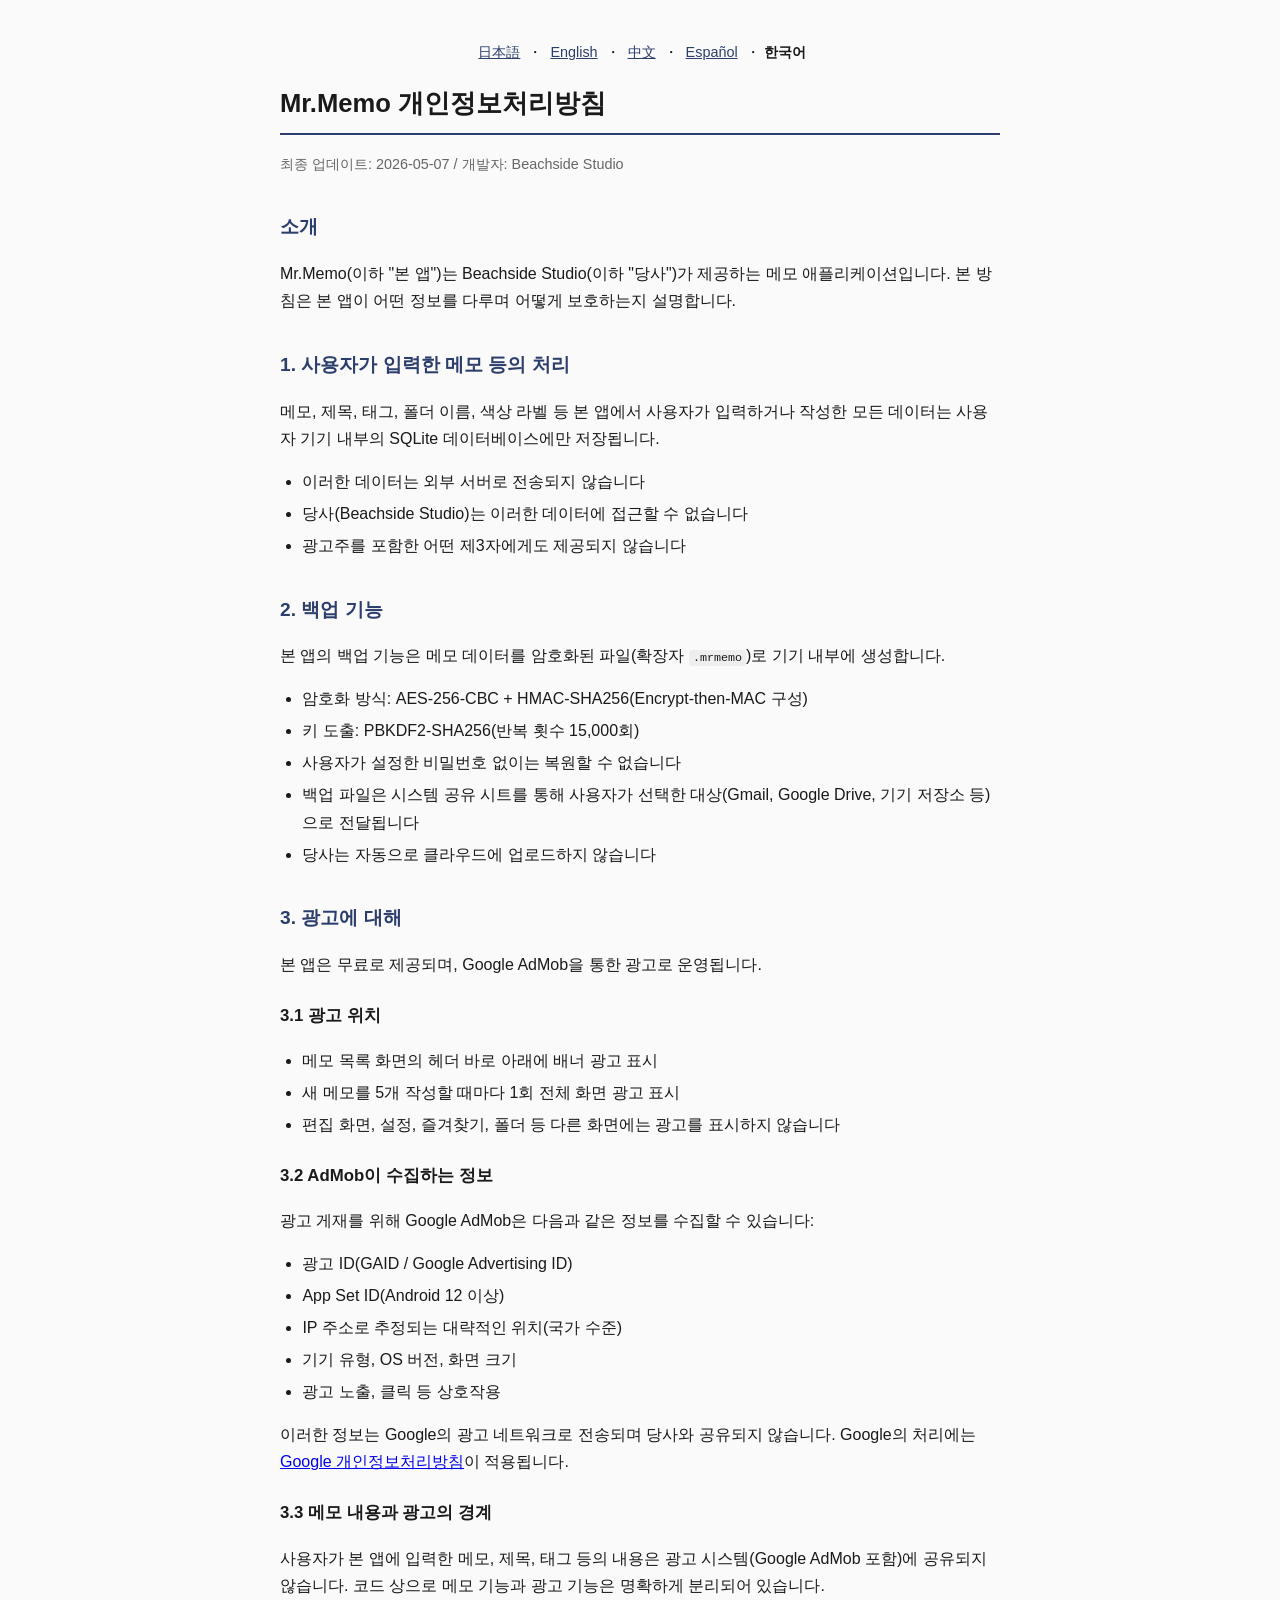
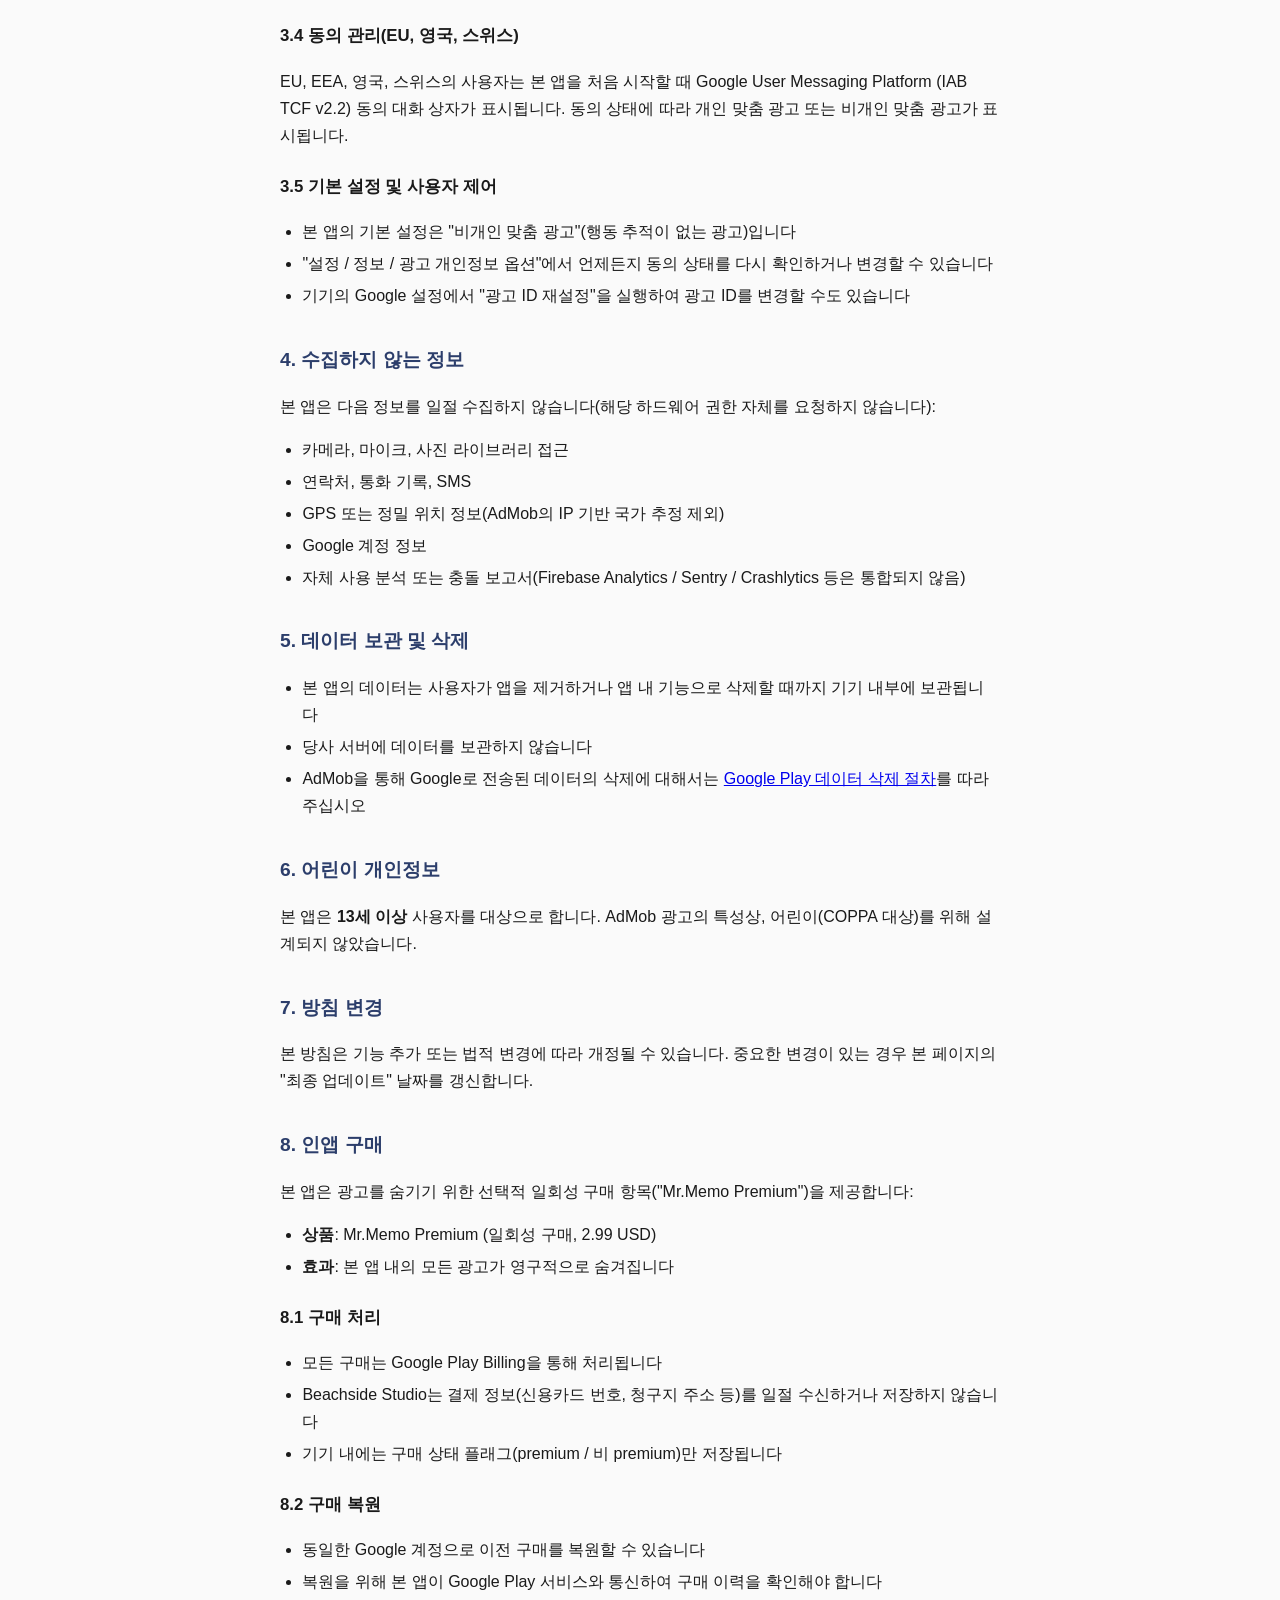
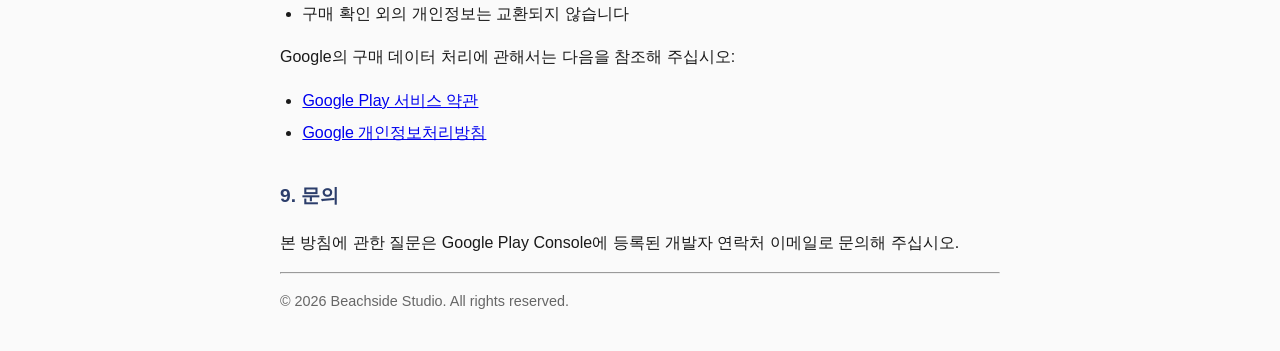
<file: privacy/ko.html>
<!DOCTYPE html>
<html lang="ko">
<head>
<meta charset="UTF-8" />
<meta name="viewport" content="width=device-width, initial-scale=1.0" />
<title>Mr.Memo 개인정보처리방침</title>
<style>
  body { font-family: -apple-system, BlinkMacSystemFont, "Apple SD Gothic Neo", "Malgun Gothic", sans-serif; max-width: 720px; margin: 0 auto; padding: 24px 16px; line-height: 1.7; color: #1a1a1a; background: #fafafa; }
  h1 { font-size: 1.6em; border-bottom: 2px solid #2C3E6B; padding-bottom: 8px; }
  h2 { font-size: 1.2em; margin-top: 1.8em; color: #2C3E6B; }
  h3 { font-size: 1.05em; margin-top: 1.4em; }
  ul { padding-left: 1.4em; }
  li { margin: 0.3em 0; }
  .meta { color: #666; font-size: 0.9em; }
  .lang-switch { text-align: center; margin: 16px 0; font-size: 0.9em; }
  .lang-switch a { margin: 0 4px; color: #2C3E6B; }
  code { background: #eee; padding: 1px 4px; border-radius: 3px; font-size: 0.9em; }
</style>
</head>
<body>
<div class="lang-switch">
  <a href="ja.html">日本語</a> ・
  <a href="en.html">English</a> ・
  <a href="zh.html">中文</a> ・
  <a href="es.html">Español</a> ・
  <strong>한국어</strong>
</div>

<h1>Mr.Memo 개인정보처리방침</h1>
<p class="meta">최종 업데이트: 2026-05-07 / 개발자: Beachside Studio</p>

<h2>소개</h2>
<p>
  Mr.Memo(이하 "본 앱")는 Beachside Studio(이하 "당사")가 제공하는 메모 애플리케이션입니다.
  본 방침은 본 앱이 어떤 정보를 다루며 어떻게 보호하는지 설명합니다.
</p>

<h2>1. 사용자가 입력한 메모 등의 처리</h2>
<p>
  메모, 제목, 태그, 폴더 이름, 색상 라벨 등 본 앱에서 사용자가 입력하거나 작성한 모든 데이터는
  사용자 기기 내부의 SQLite 데이터베이스에만 저장됩니다.
</p>
<ul>
  <li>이러한 데이터는 외부 서버로 전송되지 않습니다</li>
  <li>당사(Beachside Studio)는 이러한 데이터에 접근할 수 없습니다</li>
  <li>광고주를 포함한 어떤 제3자에게도 제공되지 않습니다</li>
</ul>

<h2>2. 백업 기능</h2>
<p>
  본 앱의 백업 기능은 메모 데이터를 암호화된 파일(확장자 <code>.mrmemo</code>)로
  기기 내부에 생성합니다.
</p>
<ul>
  <li>암호화 방식: AES-256-CBC + HMAC-SHA256(Encrypt-then-MAC 구성)</li>
  <li>키 도출: PBKDF2-SHA256(반복 횟수 15,000회)</li>
  <li>사용자가 설정한 비밀번호 없이는 복원할 수 없습니다</li>
  <li>백업 파일은 시스템 공유 시트를 통해 사용자가 선택한 대상(Gmail, Google Drive, 기기 저장소 등)으로 전달됩니다</li>
  <li>당사는 자동으로 클라우드에 업로드하지 않습니다</li>
</ul>

<h2>3. 광고에 대해</h2>
<p>
  본 앱은 무료로 제공되며, Google AdMob을 통한 광고로 운영됩니다.
</p>

<h3>3.1 광고 위치</h3>
<ul>
  <li>메모 목록 화면의 헤더 바로 아래에 배너 광고 표시</li>
  <li>새 메모를 5개 작성할 때마다 1회 전체 화면 광고 표시</li>
  <li>편집 화면, 설정, 즐겨찾기, 폴더 등 다른 화면에는 광고를 표시하지 않습니다</li>
</ul>

<h3>3.2 AdMob이 수집하는 정보</h3>
<p>
  광고 게재를 위해 Google AdMob은 다음과 같은 정보를 수집할 수 있습니다:
</p>
<ul>
  <li>광고 ID(GAID / Google Advertising ID)</li>
  <li>App Set ID(Android 12 이상)</li>
  <li>IP 주소로 추정되는 대략적인 위치(국가 수준)</li>
  <li>기기 유형, OS 버전, 화면 크기</li>
  <li>광고 노출, 클릭 등 상호작용</li>
</ul>
<p>
  이러한 정보는 Google의 광고 네트워크로 전송되며 당사와 공유되지 않습니다.
  Google의 처리에는 <a href="https://policies.google.com/privacy" target="_blank" rel="noopener">Google 개인정보처리방침</a>이 적용됩니다.
</p>

<h3>3.3 메모 내용과 광고의 경계</h3>
<p>
  사용자가 본 앱에 입력한 메모, 제목, 태그 등의 내용은 광고 시스템(Google AdMob 포함)에
  공유되지 않습니다. 코드 상으로 메모 기능과 광고 기능은 명확하게 분리되어 있습니다.
</p>

<h3>3.4 동의 관리(EU, 영국, 스위스)</h3>
<p>
  EU, EEA, 영국, 스위스의 사용자는 본 앱을 처음 시작할 때 Google User Messaging Platform
  (IAB TCF v2.2) 동의 대화 상자가 표시됩니다. 동의 상태에 따라 개인 맞춤 광고 또는
  비개인 맞춤 광고가 표시됩니다.
</p>

<h3>3.5 기본 설정 및 사용자 제어</h3>
<ul>
  <li>본 앱의 기본 설정은 "비개인 맞춤 광고"(행동 추적이 없는 광고)입니다</li>
  <li>"설정 / 정보 / 광고 개인정보 옵션"에서 언제든지 동의 상태를 다시 확인하거나 변경할 수 있습니다</li>
  <li>기기의 Google 설정에서 "광고 ID 재설정"을 실행하여 광고 ID를 변경할 수도 있습니다</li>
</ul>

<h2>4. 수집하지 않는 정보</h2>
<p>
  본 앱은 다음 정보를 일절 수집하지 않습니다(해당 하드웨어 권한 자체를 요청하지 않습니다):
</p>
<ul>
  <li>카메라, 마이크, 사진 라이브러리 접근</li>
  <li>연락처, 통화 기록, SMS</li>
  <li>GPS 또는 정밀 위치 정보(AdMob의 IP 기반 국가 추정 제외)</li>
  <li>Google 계정 정보</li>
  <li>자체 사용 분석 또는 충돌 보고서(Firebase Analytics / Sentry / Crashlytics 등은 통합되지 않음)</li>
</ul>

<h2>5. 데이터 보관 및 삭제</h2>
<ul>
  <li>본 앱의 데이터는 사용자가 앱을 제거하거나 앱 내 기능으로 삭제할 때까지 기기 내부에 보관됩니다</li>
  <li>당사 서버에 데이터를 보관하지 않습니다</li>
  <li>AdMob을 통해 Google로 전송된 데이터의 삭제에 대해서는 <a href="https://support.google.com/googleplay/android-developer/answer/10787469" target="_blank" rel="noopener">Google Play 데이터 삭제 절차</a>를 따라주십시오</li>
</ul>

<h2>6. 어린이 개인정보</h2>
<p>
  본 앱은 <strong>13세 이상</strong> 사용자를 대상으로 합니다. AdMob 광고의 특성상,
  어린이(COPPA 대상)를 위해 설계되지 않았습니다.
</p>

<h2>7. 방침 변경</h2>
<p>
  본 방침은 기능 추가 또는 법적 변경에 따라 개정될 수 있습니다. 중요한 변경이 있는 경우
  본 페이지의 "최종 업데이트" 날짜를 갱신합니다.
</p>

<h2>8. 인앱 구매</h2>
<p>
  본 앱은 광고를 숨기기 위한 선택적 일회성 구매 항목("Mr.Memo Premium")을 제공합니다:
</p>
<ul>
  <li><strong>상품</strong>: Mr.Memo Premium (일회성 구매, 2.99 USD)</li>
  <li><strong>효과</strong>: 본 앱 내의 모든 광고가 영구적으로 숨겨집니다</li>
</ul>

<h3>8.1 구매 처리</h3>
<ul>
  <li>모든 구매는 Google Play Billing을 통해 처리됩니다</li>
  <li>Beachside Studio는 결제 정보(신용카드 번호, 청구지 주소 등)를 일절 수신하거나 저장하지 않습니다</li>
  <li>기기 내에는 구매 상태 플래그(premium / 비 premium)만 저장됩니다</li>
</ul>

<h3>8.2 구매 복원</h3>
<ul>
  <li>동일한 Google 계정으로 이전 구매를 복원할 수 있습니다</li>
  <li>복원을 위해 본 앱이 Google Play 서비스와 통신하여 구매 이력을 확인해야 합니다</li>
  <li>구매 확인 외의 개인정보는 교환되지 않습니다</li>
</ul>

<p>
  Google의 구매 데이터 처리에 관해서는 다음을 참조해 주십시오:
</p>
<ul>
  <li><a href="https://play.google.com/intl/ko/about/play-terms/" target="_blank" rel="noopener">Google Play 서비스 약관</a></li>
  <li><a href="https://policies.google.com/privacy" target="_blank" rel="noopener">Google 개인정보처리방침</a></li>
</ul>

<h2>9. 문의</h2>
<p>
  본 방침에 관한 질문은 Google Play Console에 등록된 개발자 연락처 이메일로 문의해 주십시오.
</p>

<hr />
<p class="meta">© 2026 Beachside Studio. All rights reserved.</p>
</body>
</html>
</file>
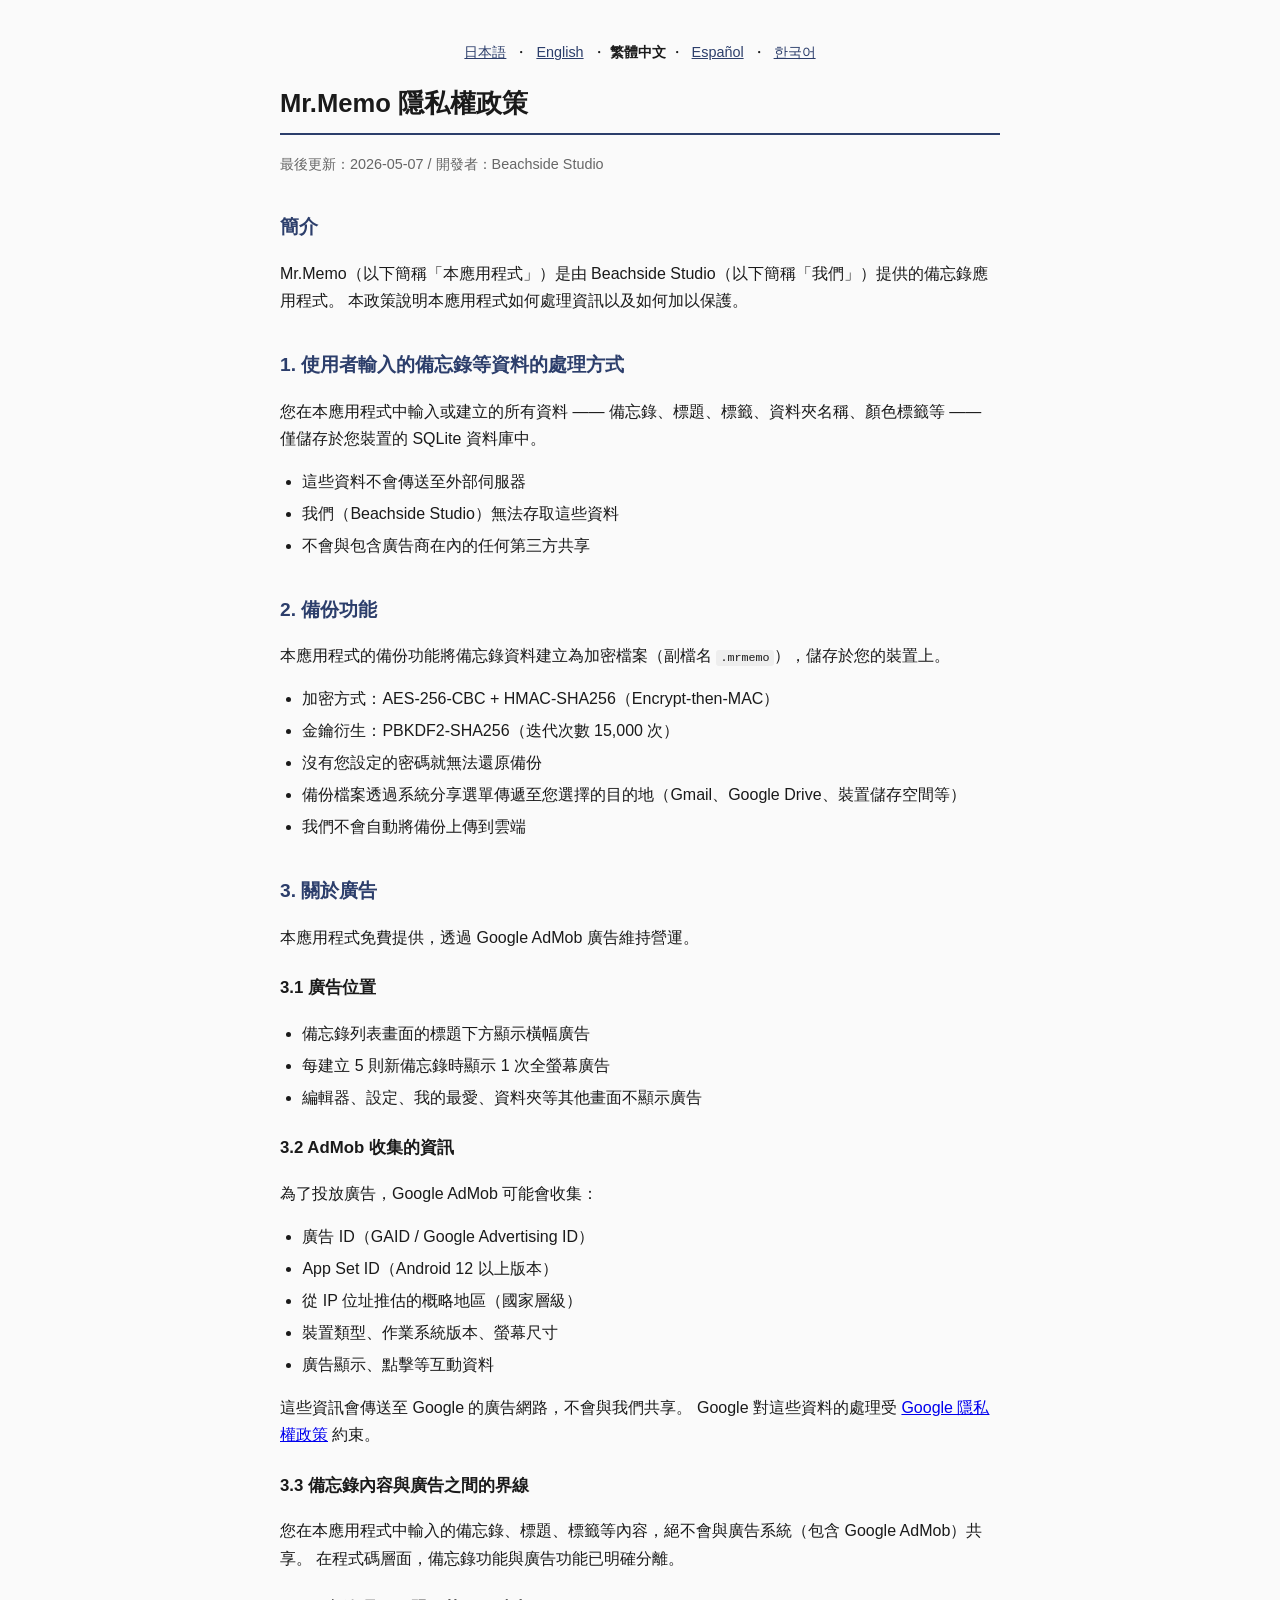
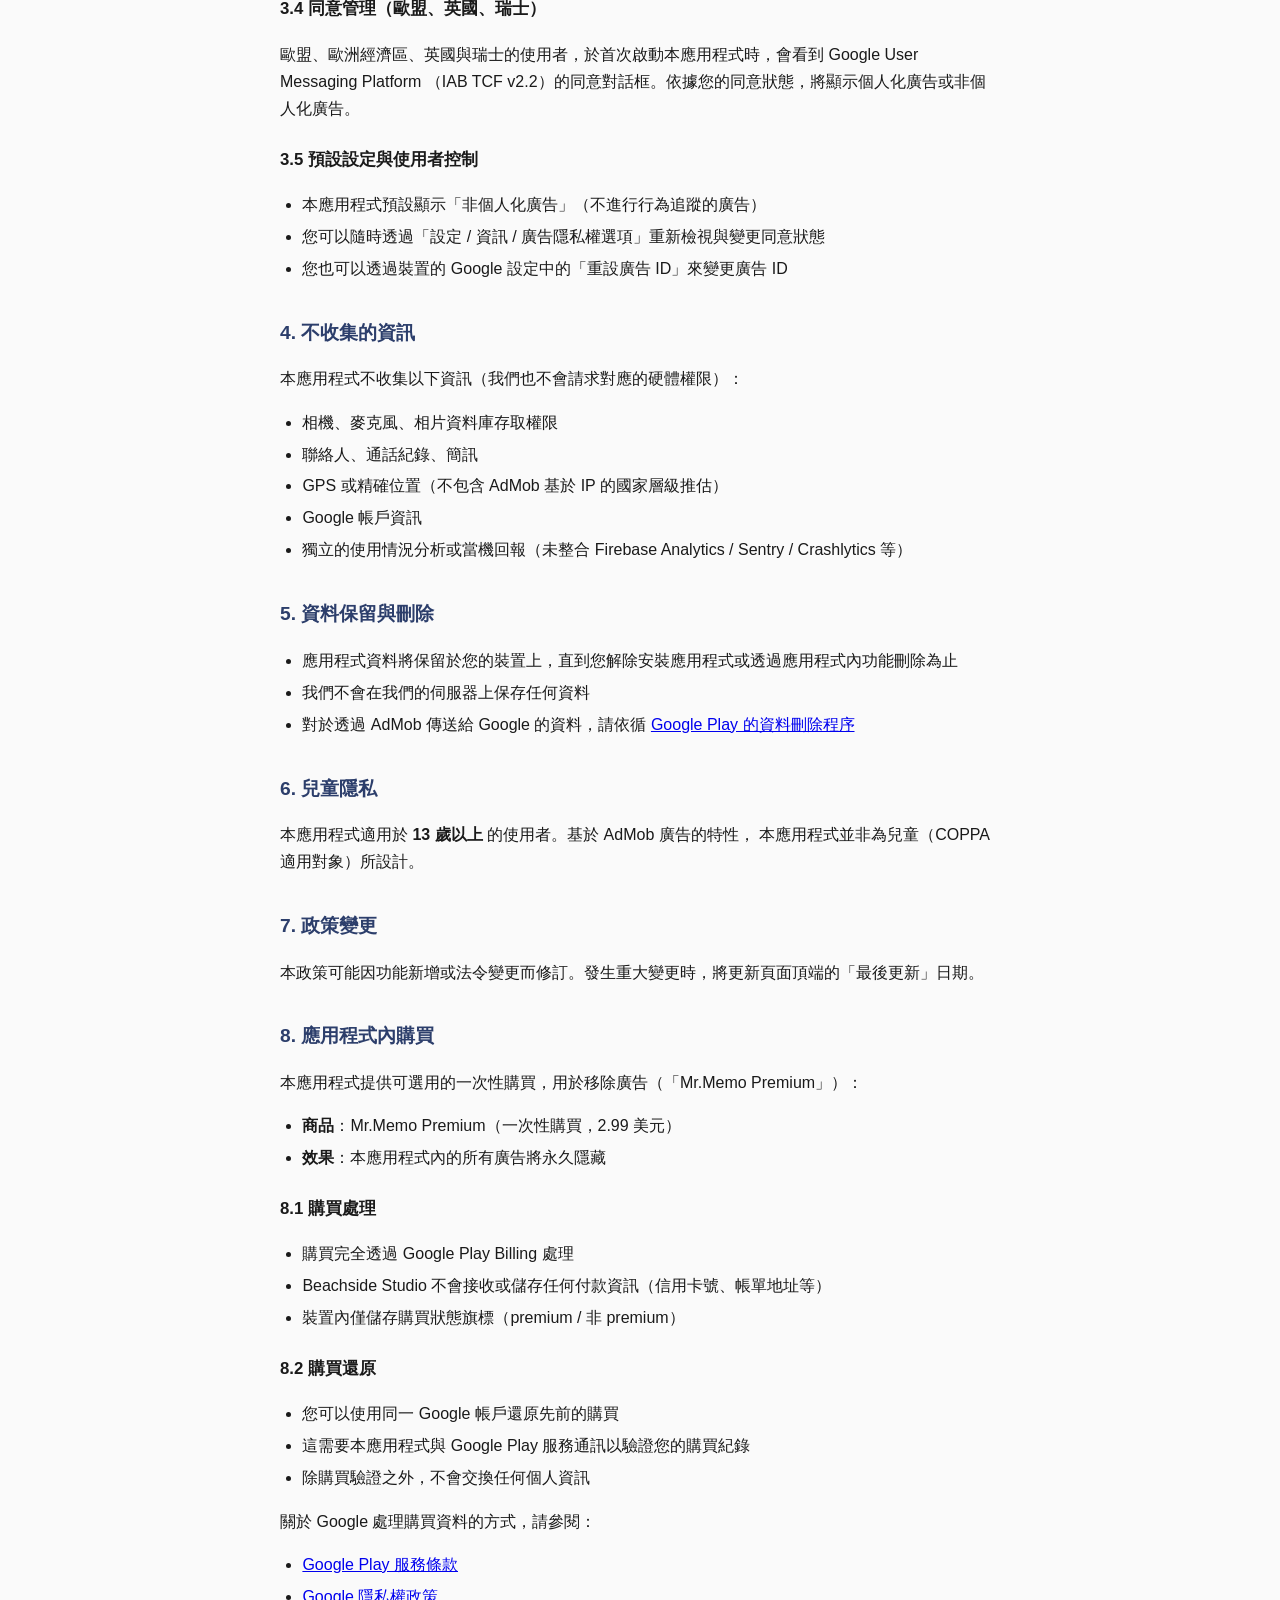
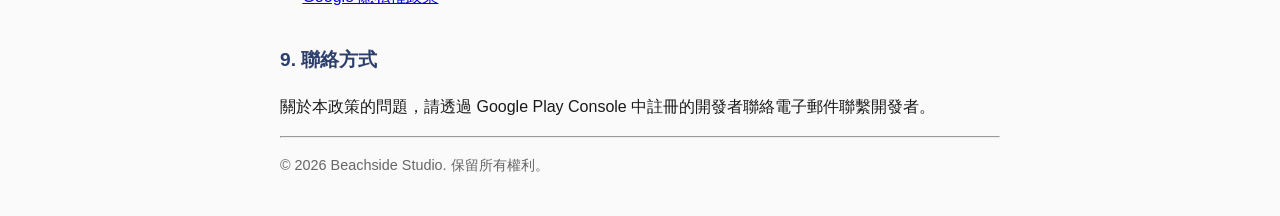
<file: privacy/zh.html>
<!DOCTYPE html>
<html lang="zh-TW">
<head>
<meta charset="UTF-8" />
<meta name="viewport" content="width=device-width, initial-scale=1.0" />
<title>Mr.Memo 隱私權政策</title>
<style>
  body { font-family: -apple-system, BlinkMacSystemFont, "PingFang TC", "Microsoft JhengHei", "Heiti TC", sans-serif; max-width: 720px; margin: 0 auto; padding: 24px 16px; line-height: 1.7; color: #1a1a1a; background: #fafafa; }
  h1 { font-size: 1.6em; border-bottom: 2px solid #2C3E6B; padding-bottom: 8px; }
  h2 { font-size: 1.2em; margin-top: 1.8em; color: #2C3E6B; }
  h3 { font-size: 1.05em; margin-top: 1.4em; }
  ul { padding-left: 1.4em; }
  li { margin: 0.3em 0; }
  .meta { color: #666; font-size: 0.9em; }
  .lang-switch { text-align: center; margin: 16px 0; font-size: 0.9em; }
  .lang-switch a { margin: 0 4px; color: #2C3E6B; }
  code { background: #eee; padding: 1px 4px; border-radius: 3px; font-size: 0.9em; }
</style>
</head>
<body>
<div class="lang-switch">
  <a href="ja.html">日本語</a> ・
  <a href="en.html">English</a> ・
  <strong>繁體中文</strong> ・
  <a href="es.html">Español</a> ・
  <a href="ko.html">한국어</a>
</div>

<h1>Mr.Memo 隱私權政策</h1>
<p class="meta">最後更新：2026-05-07 / 開發者：Beachside Studio</p>

<h2>簡介</h2>
<p>
  Mr.Memo（以下簡稱「本應用程式」）是由 Beachside Studio（以下簡稱「我們」）提供的備忘錄應用程式。
  本政策說明本應用程式如何處理資訊以及如何加以保護。
</p>

<h2>1. 使用者輸入的備忘錄等資料的處理方式</h2>
<p>
  您在本應用程式中輸入或建立的所有資料 —— 備忘錄、標題、標籤、資料夾名稱、顏色標籤等 ——
  僅儲存於您裝置的 SQLite 資料庫中。
</p>
<ul>
  <li>這些資料不會傳送至外部伺服器</li>
  <li>我們（Beachside Studio）無法存取這些資料</li>
  <li>不會與包含廣告商在內的任何第三方共享</li>
</ul>

<h2>2. 備份功能</h2>
<p>
  本應用程式的備份功能將備忘錄資料建立為加密檔案（副檔名 <code>.mrmemo</code>），儲存於您的裝置上。
</p>
<ul>
  <li>加密方式：AES-256-CBC + HMAC-SHA256（Encrypt-then-MAC）</li>
  <li>金鑰衍生：PBKDF2-SHA256（迭代次數 15,000 次）</li>
  <li>沒有您設定的密碼就無法還原備份</li>
  <li>備份檔案透過系統分享選單傳遞至您選擇的目的地（Gmail、Google Drive、裝置儲存空間等）</li>
  <li>我們不會自動將備份上傳到雲端</li>
</ul>

<h2>3. 關於廣告</h2>
<p>
  本應用程式免費提供，透過 Google AdMob 廣告維持營運。
</p>

<h3>3.1 廣告位置</h3>
<ul>
  <li>備忘錄列表畫面的標題下方顯示橫幅廣告</li>
  <li>每建立 5 則新備忘錄時顯示 1 次全螢幕廣告</li>
  <li>編輯器、設定、我的最愛、資料夾等其他畫面不顯示廣告</li>
</ul>

<h3>3.2 AdMob 收集的資訊</h3>
<p>
  為了投放廣告，Google AdMob 可能會收集：
</p>
<ul>
  <li>廣告 ID（GAID / Google Advertising ID）</li>
  <li>App Set ID（Android 12 以上版本）</li>
  <li>從 IP 位址推估的概略地區（國家層級）</li>
  <li>裝置類型、作業系統版本、螢幕尺寸</li>
  <li>廣告顯示、點擊等互動資料</li>
</ul>
<p>
  這些資訊會傳送至 Google 的廣告網路，不會與我們共享。
  Google 對這些資料的處理受 <a href="https://policies.google.com/privacy" target="_blank" rel="noopener">Google 隱私權政策</a> 約束。
</p>

<h3>3.3 備忘錄內容與廣告之間的界線</h3>
<p>
  您在本應用程式中輸入的備忘錄、標題、標籤等內容，絕不會與廣告系統（包含 Google AdMob）共享。
  在程式碼層面，備忘錄功能與廣告功能已明確分離。
</p>

<h3>3.4 同意管理（歐盟、英國、瑞士）</h3>
<p>
  歐盟、歐洲經濟區、英國與瑞士的使用者，於首次啟動本應用程式時，會看到 Google User Messaging Platform
  （IAB TCF v2.2）的同意對話框。依據您的同意狀態，將顯示個人化廣告或非個人化廣告。
</p>

<h3>3.5 預設設定與使用者控制</h3>
<ul>
  <li>本應用程式預設顯示「非個人化廣告」（不進行行為追蹤的廣告）</li>
  <li>您可以隨時透過「設定 / 資訊 / 廣告隱私權選項」重新檢視與變更同意狀態</li>
  <li>您也可以透過裝置的 Google 設定中的「重設廣告 ID」來變更廣告 ID</li>
</ul>

<h2>4. 不收集的資訊</h2>
<p>
  本應用程式不收集以下資訊（我們也不會請求對應的硬體權限）：
</p>
<ul>
  <li>相機、麥克風、相片資料庫存取權限</li>
  <li>聯絡人、通話紀錄、簡訊</li>
  <li>GPS 或精確位置（不包含 AdMob 基於 IP 的國家層級推估）</li>
  <li>Google 帳戶資訊</li>
  <li>獨立的使用情況分析或當機回報（未整合 Firebase Analytics / Sentry / Crashlytics 等）</li>
</ul>

<h2>5. 資料保留與刪除</h2>
<ul>
  <li>應用程式資料將保留於您的裝置上，直到您解除安裝應用程式或透過應用程式內功能刪除為止</li>
  <li>我們不會在我們的伺服器上保存任何資料</li>
  <li>對於透過 AdMob 傳送給 Google 的資料，請依循 <a href="https://support.google.com/googleplay/android-developer/answer/10787469" target="_blank" rel="noopener">Google Play 的資料刪除程序</a></li>
</ul>

<h2>6. 兒童隱私</h2>
<p>
  本應用程式適用於 <strong>13 歲以上</strong> 的使用者。基於 AdMob 廣告的特性，
  本應用程式並非為兒童（COPPA 適用對象）所設計。
</p>

<h2>7. 政策變更</h2>
<p>
  本政策可能因功能新增或法令變更而修訂。發生重大變更時，將更新頁面頂端的「最後更新」日期。
</p>

<h2>8. 應用程式內購買</h2>
<p>
  本應用程式提供可選用的一次性購買，用於移除廣告（「Mr.Memo Premium」）：
</p>
<ul>
  <li><strong>商品</strong>：Mr.Memo Premium（一次性購買，2.99 美元）</li>
  <li><strong>效果</strong>：本應用程式內的所有廣告將永久隱藏</li>
</ul>

<h3>8.1 購買處理</h3>
<ul>
  <li>購買完全透過 Google Play Billing 處理</li>
  <li>Beachside Studio 不會接收或儲存任何付款資訊（信用卡號、帳單地址等）</li>
  <li>裝置內僅儲存購買狀態旗標（premium / 非 premium）</li>
</ul>

<h3>8.2 購買還原</h3>
<ul>
  <li>您可以使用同一 Google 帳戶還原先前的購買</li>
  <li>這需要本應用程式與 Google Play 服務通訊以驗證您的購買紀錄</li>
  <li>除購買驗證之外，不會交換任何個人資訊</li>
</ul>

<p>
  關於 Google 處理購買資料的方式，請參閱：
</p>
<ul>
  <li><a href="https://play.google.com/intl/zh-TW/about/play-terms/" target="_blank" rel="noopener">Google Play 服務條款</a></li>
  <li><a href="https://policies.google.com/privacy" target="_blank" rel="noopener">Google 隱私權政策</a></li>
</ul>

<h2>9. 聯絡方式</h2>
<p>
  關於本政策的問題，請透過 Google Play Console 中註冊的開發者聯絡電子郵件聯繫開發者。
</p>

<hr />
<p class="meta">© 2026 Beachside Studio. 保留所有權利。</p>
</body>
</html>
</file>
<file: styles.css>
/* Mr.Memo Legal Pages - Common Styles
 * Indigo Sky Wash テーマ準拠(Mr.Memo本体と統一感)
 */

* {
  box-sizing: border-box;
}

html {
  -webkit-text-size-adjust: 100%;
  -webkit-font-smoothing: antialiased;
  -moz-osx-font-smoothing: grayscale;
}

body {
  margin: 0;
  padding: 0;
  font-family: -apple-system, BlinkMacSystemFont, "Segoe UI", "Hiragino Sans",
    "Hiragino Kaku Gothic ProN", "Yu Gothic", "Meiryo", sans-serif;
  font-size: 16px;
  line-height: 1.7;
  color: #2C3E6B;
  background-color: #EAF0F9;
}

.container {
  max-width: 800px;
  margin: 0 auto;
  padding: 24px 20px 64px;
}

/* ヘッダー */
header {
  background-color: #2C3E6B;
  color: #F5F0E8;
  padding: 32px 20px;
  text-align: center;
  margin-bottom: 32px;
}

header .app-name {
  font-size: 28px;
  font-weight: 700;
  margin: 0 0 4px;
  letter-spacing: 0.02em;
}

header .tagline {
  font-size: 13px;
  font-weight: 500;
  opacity: 0.85;
  margin: 0;
  letter-spacing: 0.18em;
  text-transform: uppercase;
}

/* タイトル領域 */
.page-title {
  margin-bottom: 8px;
  font-size: 28px;
  font-weight: 700;
  color: #2C3E6B;
}

.last-updated {
  font-size: 14px;
  color: #5B7BB8;
  margin-bottom: 32px;
  font-weight: 500;
}

.lang-switcher {
  margin-bottom: 24px;
  font-size: 14px;
}

.lang-switcher a {
  color: #2C3E6B;
  text-decoration: none;
  border-bottom: 1px solid #C9D5E8;
  padding-bottom: 1px;
  margin-right: 12px;
}

.lang-switcher a:hover {
  border-bottom-color: #2C3E6B;
}

.lang-switcher .current {
  color: #5B7BB8;
  border-bottom: none;
  font-weight: 600;
}

/* 本文カード */
main {
  background-color: #FFFFFF;
  border-radius: 12px;
  padding: 32px 28px;
  box-shadow: 0 2px 8px rgba(44, 62, 107, 0.06);
  border: 1px solid #C9D5E8;
}

main h2 {
  font-size: 20px;
  font-weight: 700;
  color: #2C3E6B;
  margin: 32px 0 12px;
  padding-bottom: 8px;
  border-bottom: 2px solid #C9D5E8;
}

main h2:first-child {
  margin-top: 0;
}

main h3 {
  font-size: 17px;
  font-weight: 600;
  color: #2C3E6B;
  margin: 24px 0 8px;
}

main p {
  margin: 0 0 16px;
  color: #2C3E6B;
}

main strong {
  font-weight: 700;
  color: #2C3E6B;
}

main ul {
  padding-left: 24px;
  margin: 0 0 16px;
}

main li {
  margin-bottom: 6px;
  color: #2C3E6B;
}

main hr {
  border: none;
  border-top: 1px solid #C9D5E8;
  margin: 32px 0;
}

main a {
  color: #2C3E6B;
  text-decoration: underline;
  text-decoration-color: #C9D5E8;
  text-underline-offset: 3px;
}

main a:hover {
  text-decoration-color: #2C3E6B;
}

/* 連絡先ボックス */
.contact-box {
  background-color: #EAF0F9;
  border-left: 4px solid #2C3E6B;
  padding: 16px 20px;
  border-radius: 6px;
  margin: 16px 0;
}

.contact-box strong {
  display: block;
  margin-bottom: 4px;
  font-size: 15px;
}

/* 注意ボックス */
.note-box {
  background-color: #FFF7E6;
  border-left: 4px solid #E8A848;
  padding: 16px 20px;
  border-radius: 6px;
  margin: 16px 0;
}

.note-box strong {
  color: #6B4A1F;
}

/* フッター */
footer {
  text-align: center;
  margin-top: 48px;
  padding-top: 24px;
  border-top: 1px solid #C9D5E8;
  font-size: 13px;
  color: #5B7BB8;
}

footer .signature {
  font-weight: 600;
  letter-spacing: 0.08em;
  color: #2C3E6B;
  margin-bottom: 8px;
}

/* レスポンシブ */
@media (max-width: 600px) {
  .container {
    padding: 16px 16px 48px;
  }

  header {
    padding: 24px 16px;
    margin-bottom: 24px;
  }

  header .app-name {
    font-size: 24px;
  }

  .page-title {
    font-size: 24px;
  }

  main {
    padding: 24px 20px;
  }

  main h2 {
    font-size: 18px;
  }

  main h3 {
    font-size: 16px;
  }
}

/* ダークモード対応 */
@media (prefers-color-scheme: dark) {
  body {
    background-color: #1A2238;
    color: #C9D5E8;
  }

  main {
    background-color: #2C3E6B;
    border-color: #3D5288;
  }

  main h2,
  main h3,
  main p,
  main strong,
  main li,
  .page-title {
    color: #EAF0F9;
  }

  main h2 {
    border-bottom-color: #3D5288;
  }

  main hr {
    border-top-color: #3D5288;
  }

  main a {
    color: #B8D0F0;
    text-decoration-color: #5B7BB8;
  }

  main a:hover {
    text-decoration-color: #B8D0F0;
  }

  .contact-box {
    background-color: #1A2238;
    border-left-color: #B8D0F0;
  }

  .note-box {
    background-color: #3D2E1A;
    border-left-color: #E8A848;
  }

  .note-box strong {
    color: #F5C97D;
  }

  .last-updated {
    color: #8FA3C4;
  }

  .lang-switcher a {
    color: #C9D5E8;
    border-bottom-color: #5B7BB8;
  }

  .lang-switcher .current {
    color: #8FA3C4;
  }

  footer {
    border-top-color: #3D5288;
    color: #8FA3C4;
  }

  footer .signature {
    color: #C9D5E8;
  }
}
</file>
